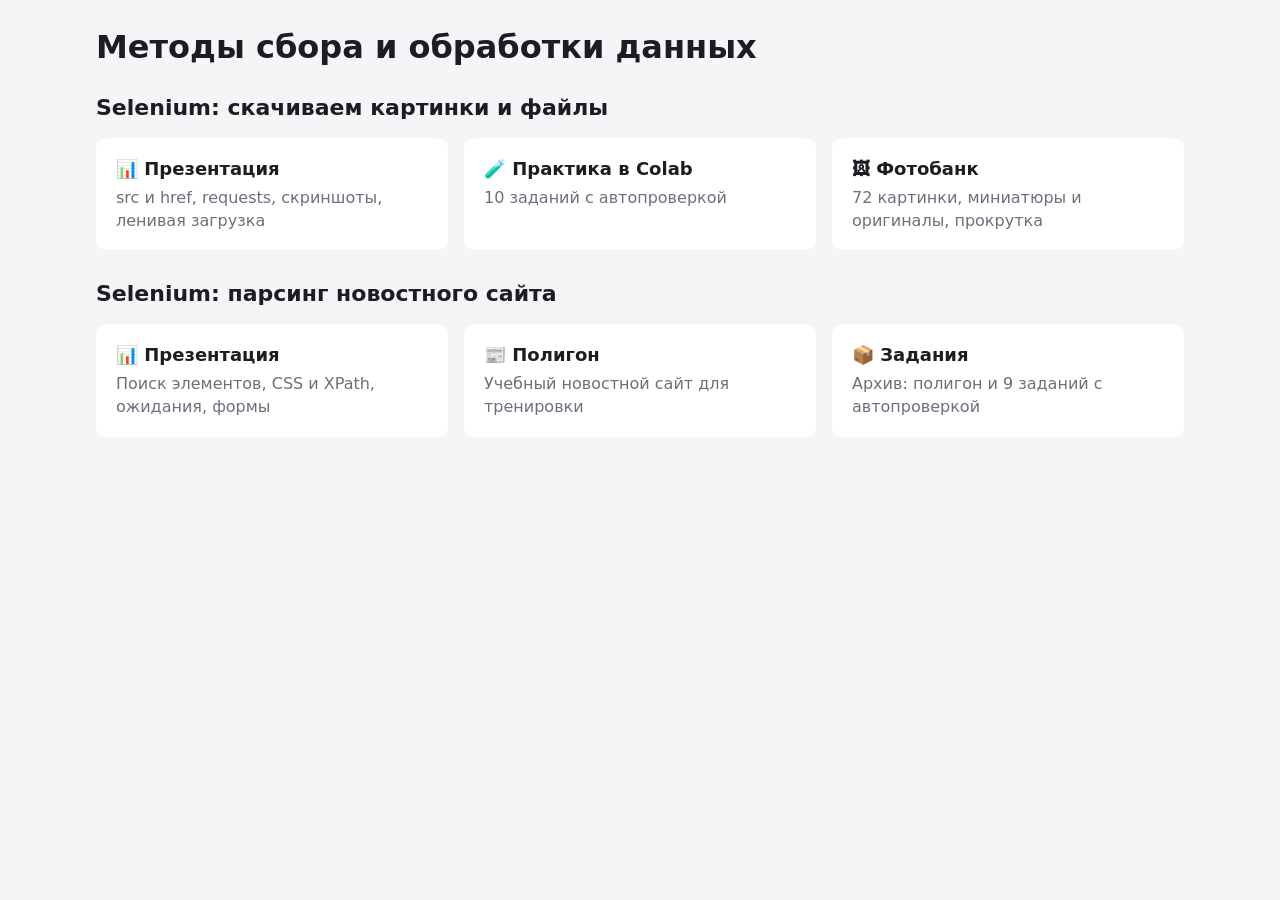
<file: index.html>
<!doctype html>
<html lang="ru">
<head>
<meta charset="utf-8">
<meta name="viewport" content="width=device-width, initial-scale=1">
<title>Методы сбора данных</title>
<link rel="stylesheet" href="polygon/assets/site.css">
<style>
  .links { display: grid; grid-template-columns: repeat(auto-fit, minmax(240px, 1fr)); gap: 16px; }
  .links a { display: block; background: var(--card); border-radius: 10px; padding: 18px 20px; }
  .links b { display: block; font-size: 18px; margin-bottom: 4px; }
  .links span { color: var(--muted); }
</style>
</head>
<body>
<main id="app">
  <h1>Методы сбора и обработки данных</h1>
  <h2 class="section-title">Selenium: скачиваем картинки и файлы</h2>
  <div class="links" style="margin-bottom:28px">
    <a href="selenium-03/slides.html"><b>📊 Презентация</b><span>src и href, requests, скриншоты, ленивая загрузка</span></a>
    <a href="https://colab.research.google.com/github/Scr1ptG/mso_data/blob/main/selenium-03/colab.ipynb"><b>🧪 Практика в Colab</b><span>10 заданий с автопроверкой</span></a>
    <a href="polygon/gallery.html"><b>🖼 Фотобанк</b><span>72 картинки, миниатюры и оригиналы, прокрутка</span></a>
  </div>
  <h2 class="section-title">Selenium: парсинг новостного сайта</h2>
  <div class="links">
    <a href="selenium-02/slides.html"><b>📊 Презентация</b><span>Поиск элементов, CSS и XPath, ожидания, формы</span></a>
    <a href="polygon/index.html"><b>📰 Полигон</b><span>Учебный новостной сайт для тренировки</span></a>
    <a href="selenium-02/selenium_praktika.zip"><b>📦 Задания</b><span>Архив: полигон и 9 заданий с автопроверкой</span></a>
  </div>
</main>
</body>
</html>
</file>
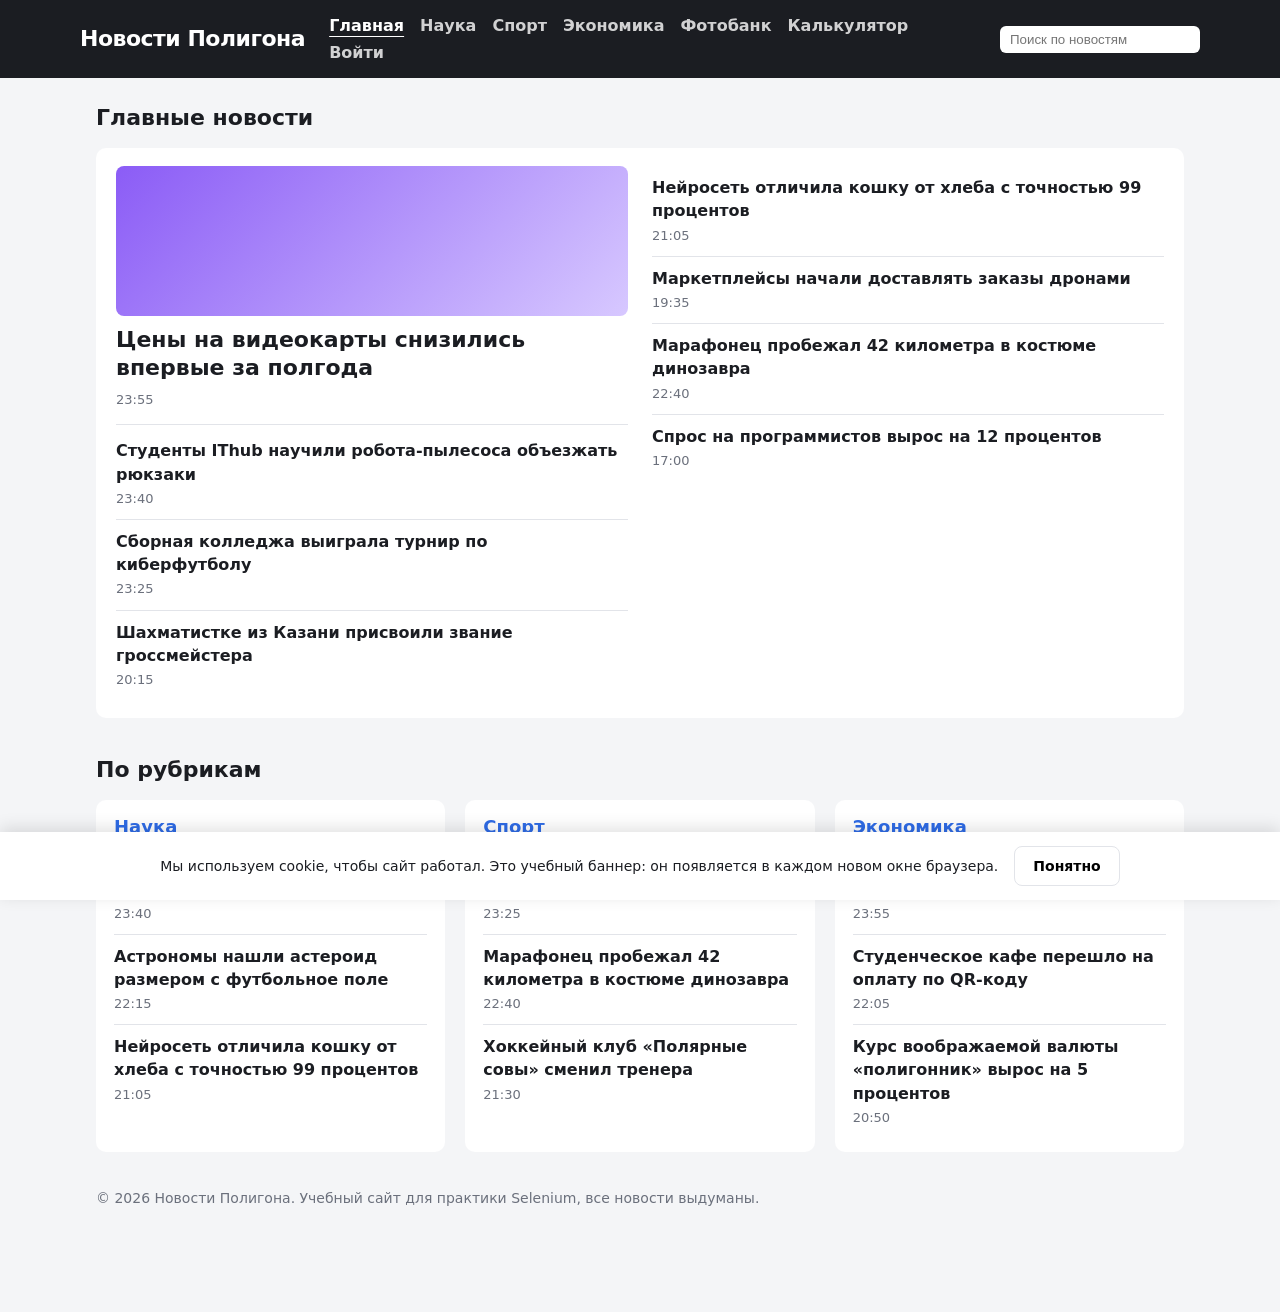
<file: polygon/index.html>
<!doctype html>
<html lang="ru">
<head>
<meta charset="utf-8">
<meta name="viewport" content="width=device-width, initial-scale=1">
<title>Новости Полигона</title>
<link rel="stylesheet" href="assets/site.css">
</head>
<body data-page="index">
<main id="app"></main>
<script src="assets/data.js"></script>
<script src="assets/site.js"></script>
</body>
</html>
</file>
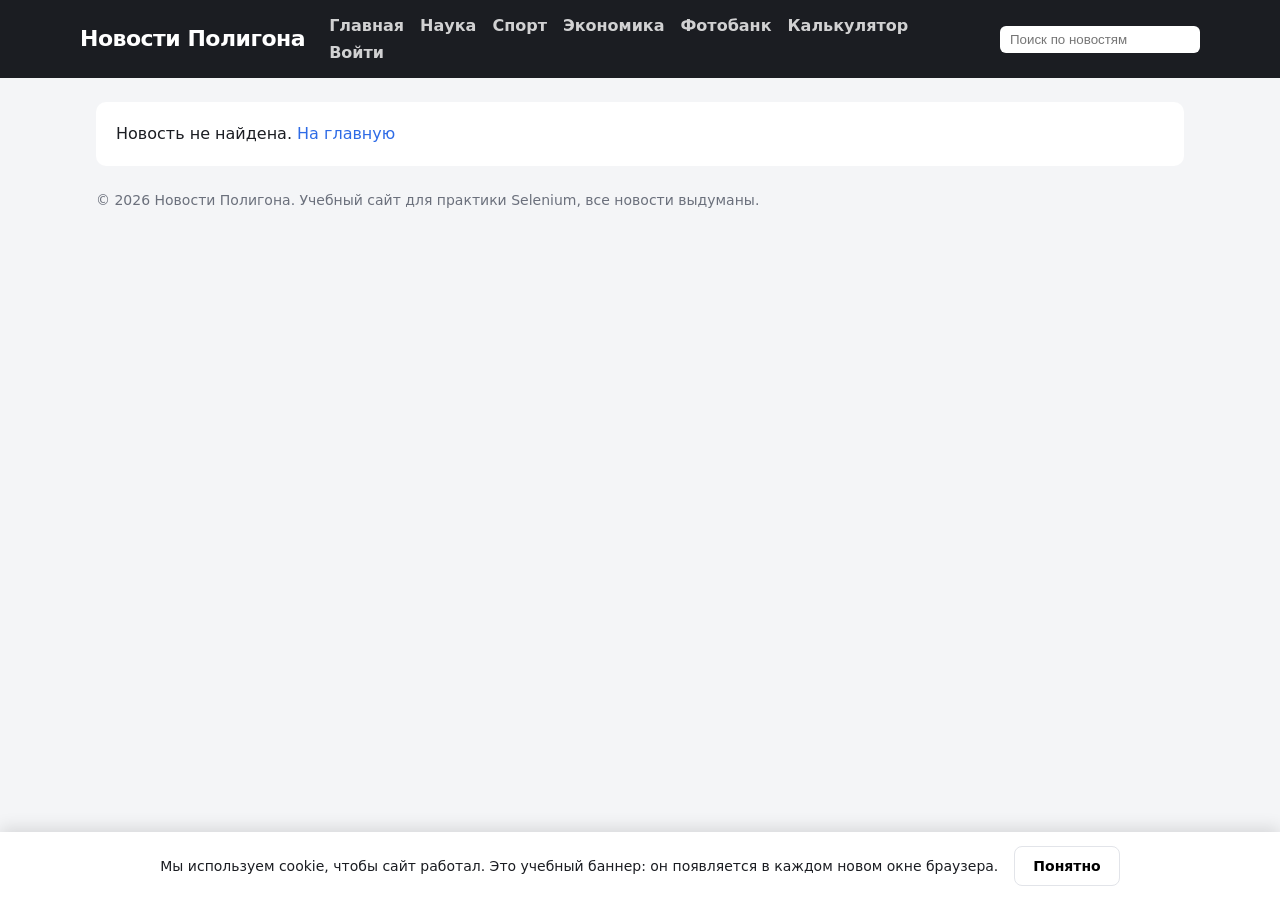
<file: polygon/article.html>
<!doctype html>
<html lang="ru">
<head>
<meta charset="utf-8">
<meta name="viewport" content="width=device-width, initial-scale=1">
<title>Новости Полигона</title>
<link rel="stylesheet" href="assets/site.css">
</head>
<body data-page="article">
<main id="app"></main>
<script src="assets/data.js"></script>
<script src="assets/site.js"></script>
</body>
</html>
</file>
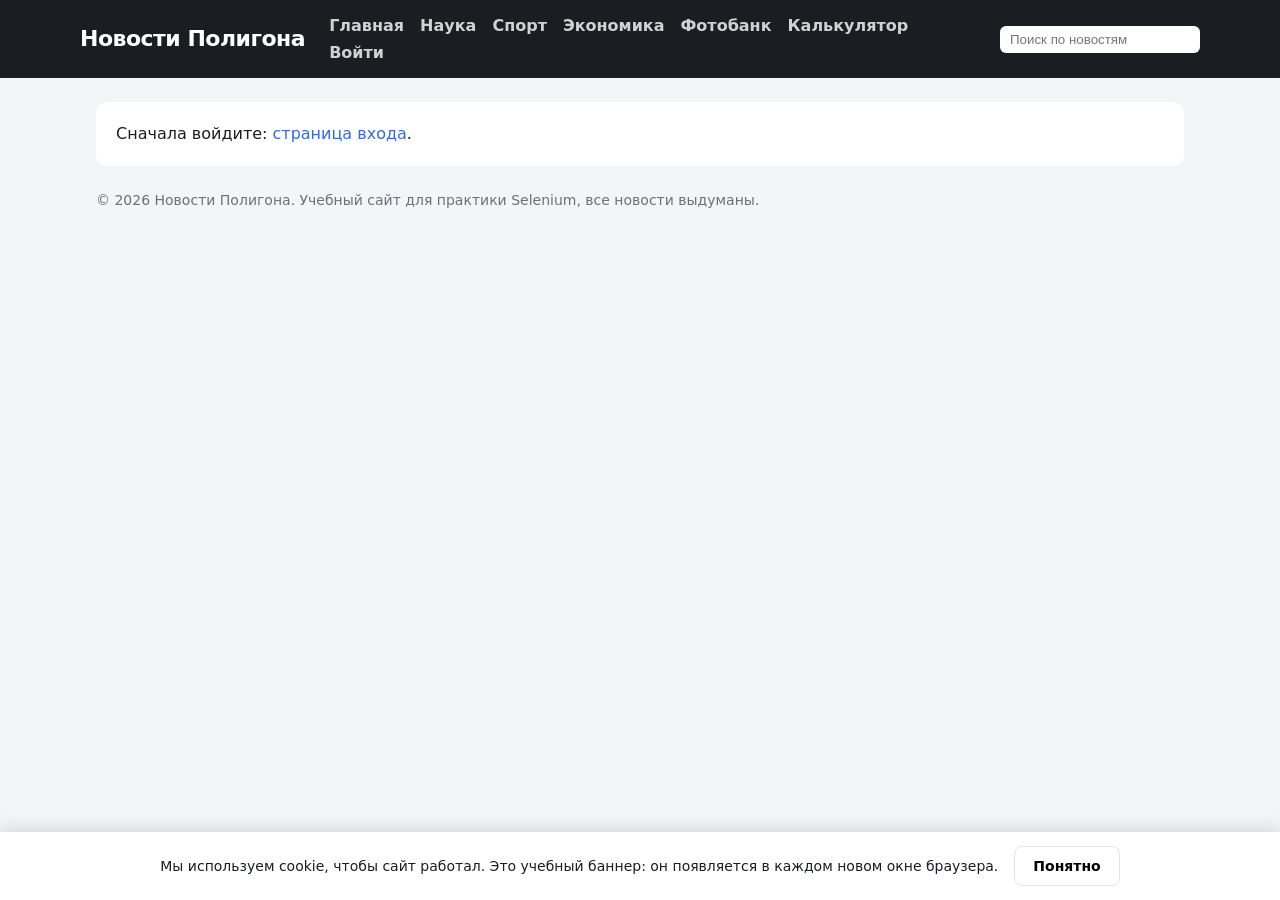
<file: polygon/cabinet.html>
<!doctype html>
<html lang="ru">
<head>
<meta charset="utf-8">
<meta name="viewport" content="width=device-width, initial-scale=1">
<title>Новости Полигона</title>
<link rel="stylesheet" href="assets/site.css">
</head>
<body data-page="cabinet">
<main id="app"></main>
<script src="assets/data.js"></script>
<script src="assets/site.js"></script>
</body>
</html>
</file>
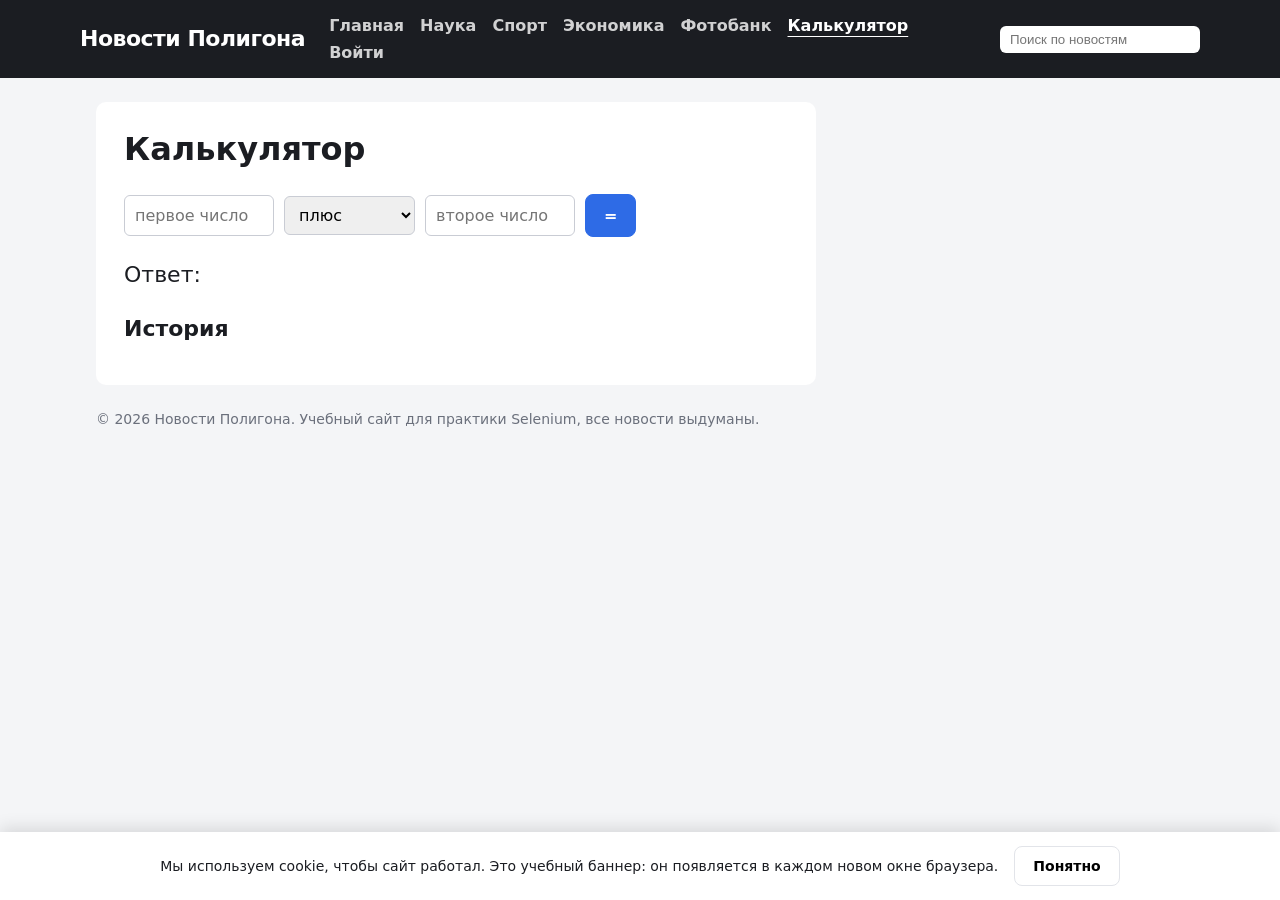
<file: polygon/calc.html>
<!doctype html>
<html lang="ru">
<head>
<meta charset="utf-8">
<meta name="viewport" content="width=device-width, initial-scale=1">
<title>Новости Полигона</title>
<link rel="stylesheet" href="assets/site.css">
</head>
<body data-page="calc">
<main id="app"></main>
<script src="assets/data.js"></script>
<script src="assets/site.js"></script>
</body>
</html>
</file>
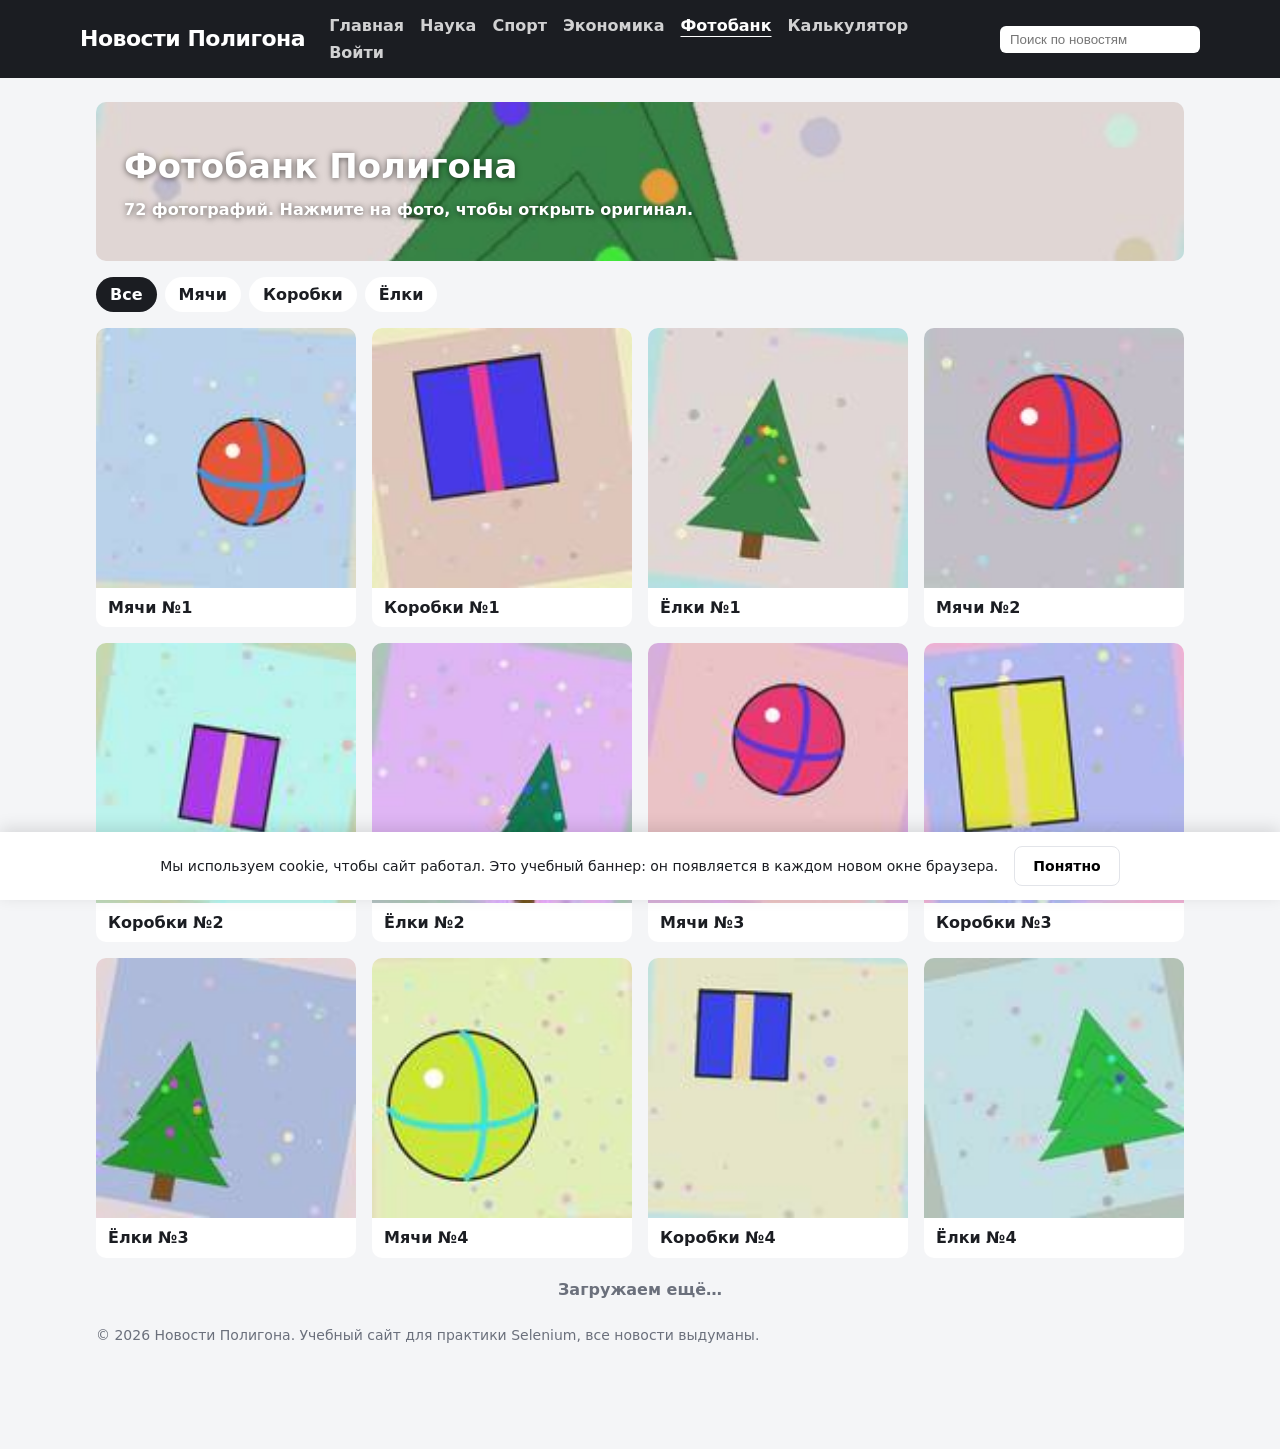
<file: polygon/gallery.html>
<!doctype html>
<html lang="ru">
<head>
<meta charset="utf-8">
<meta name="viewport" content="width=device-width, initial-scale=1">
<title>Новости Полигона</title>
<link rel="stylesheet" href="assets/site.css">
</head>
<body data-page="gallery">
<main id="app"></main>
<script src="assets/data.js"></script>
<script src="assets/photos.js"></script>
<script src="assets/site.js"></script>
</body>
</html>
</file>
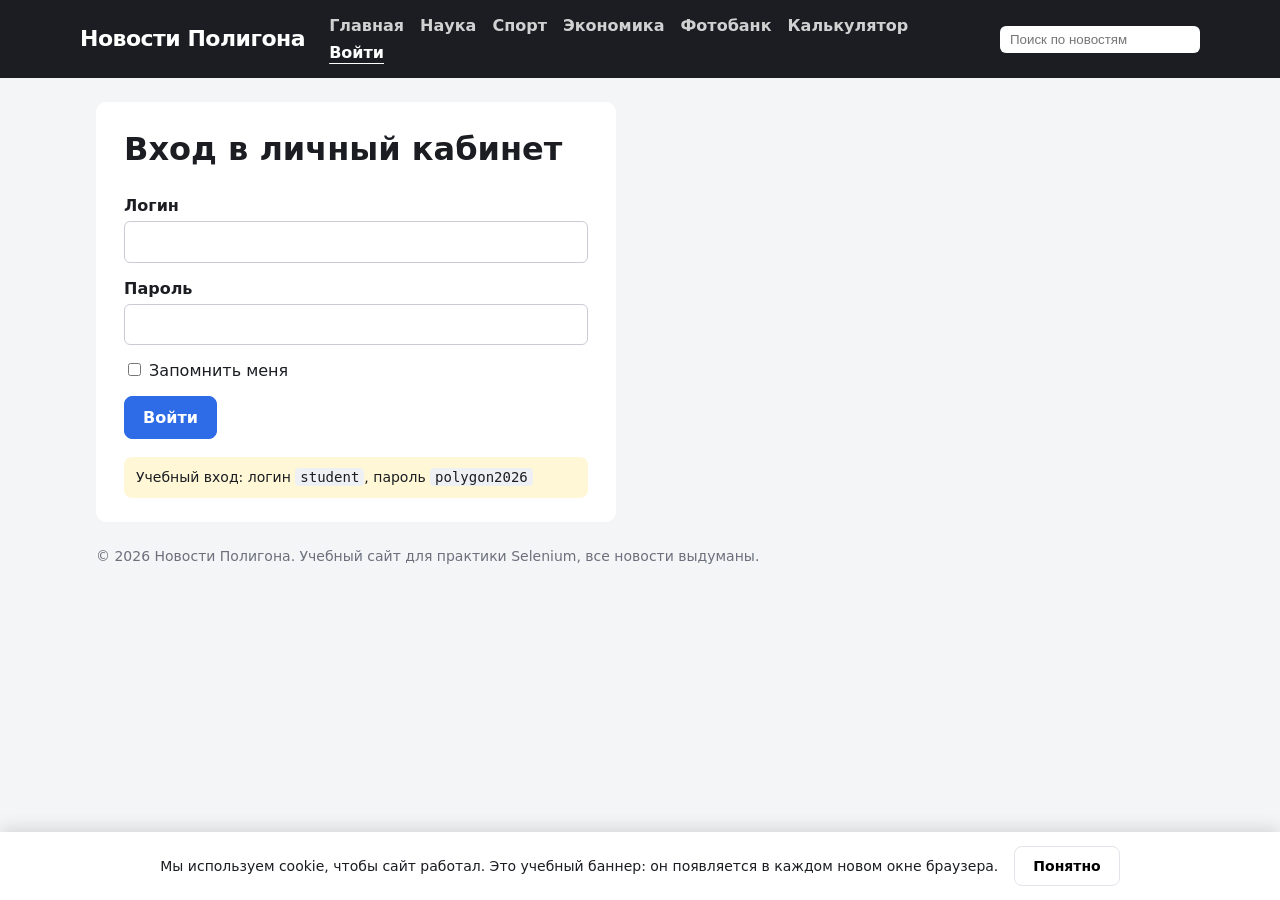
<file: polygon/login.html>
<!doctype html>
<html lang="ru">
<head>
<meta charset="utf-8">
<meta name="viewport" content="width=device-width, initial-scale=1">
<title>Новости Полигона</title>
<link rel="stylesheet" href="assets/site.css">
</head>
<body data-page="login">
<main id="app"></main>
<script src="assets/data.js"></script>
<script src="assets/site.js"></script>
</body>
</html>
</file>
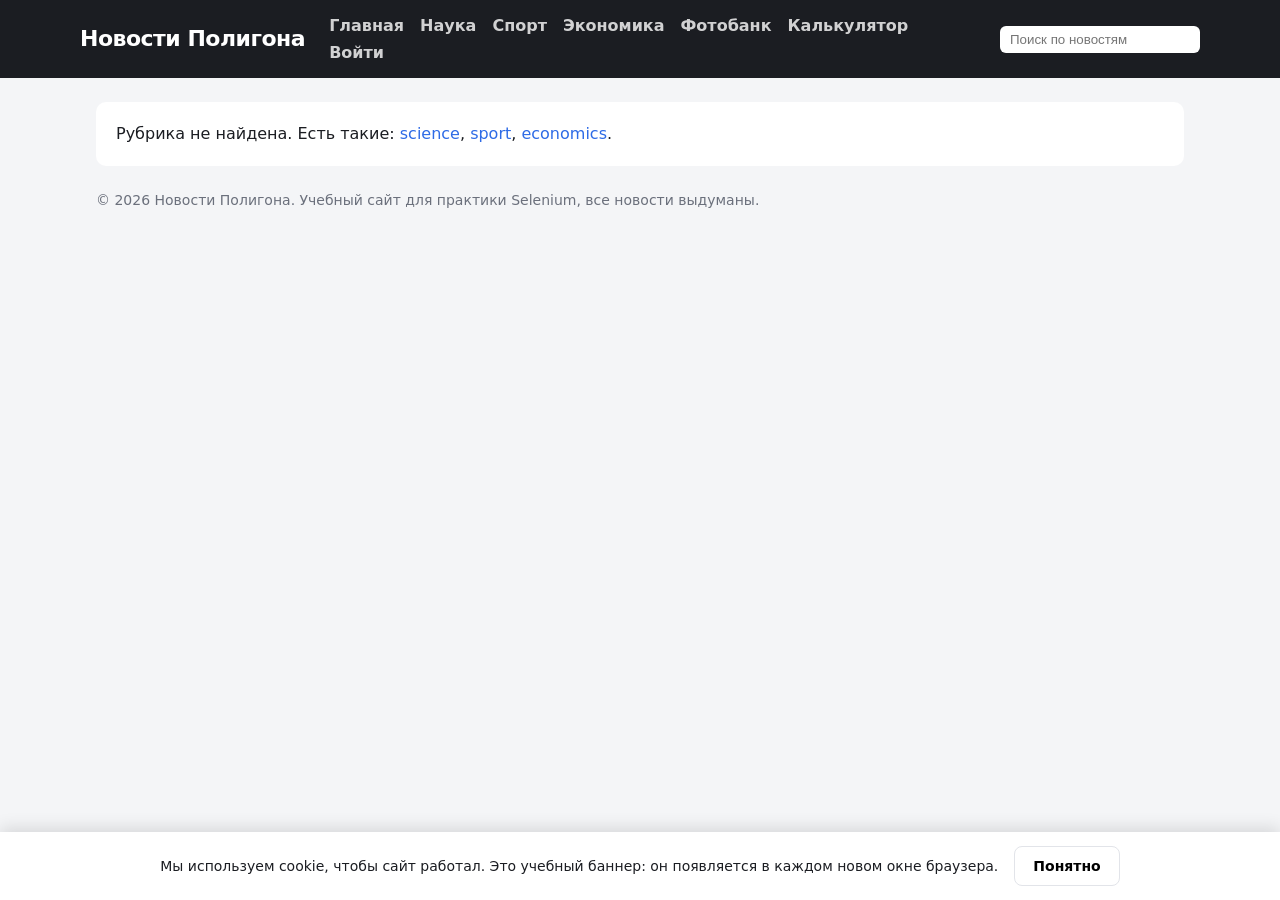
<file: polygon/rubric.html>
<!doctype html>
<html lang="ru">
<head>
<meta charset="utf-8">
<meta name="viewport" content="width=device-width, initial-scale=1">
<title>Новости Полигона</title>
<link rel="stylesheet" href="assets/site.css">
</head>
<body data-page="rubric">
<main id="app"></main>
<script src="assets/data.js"></script>
<script src="assets/site.js"></script>
</body>
</html>
</file>
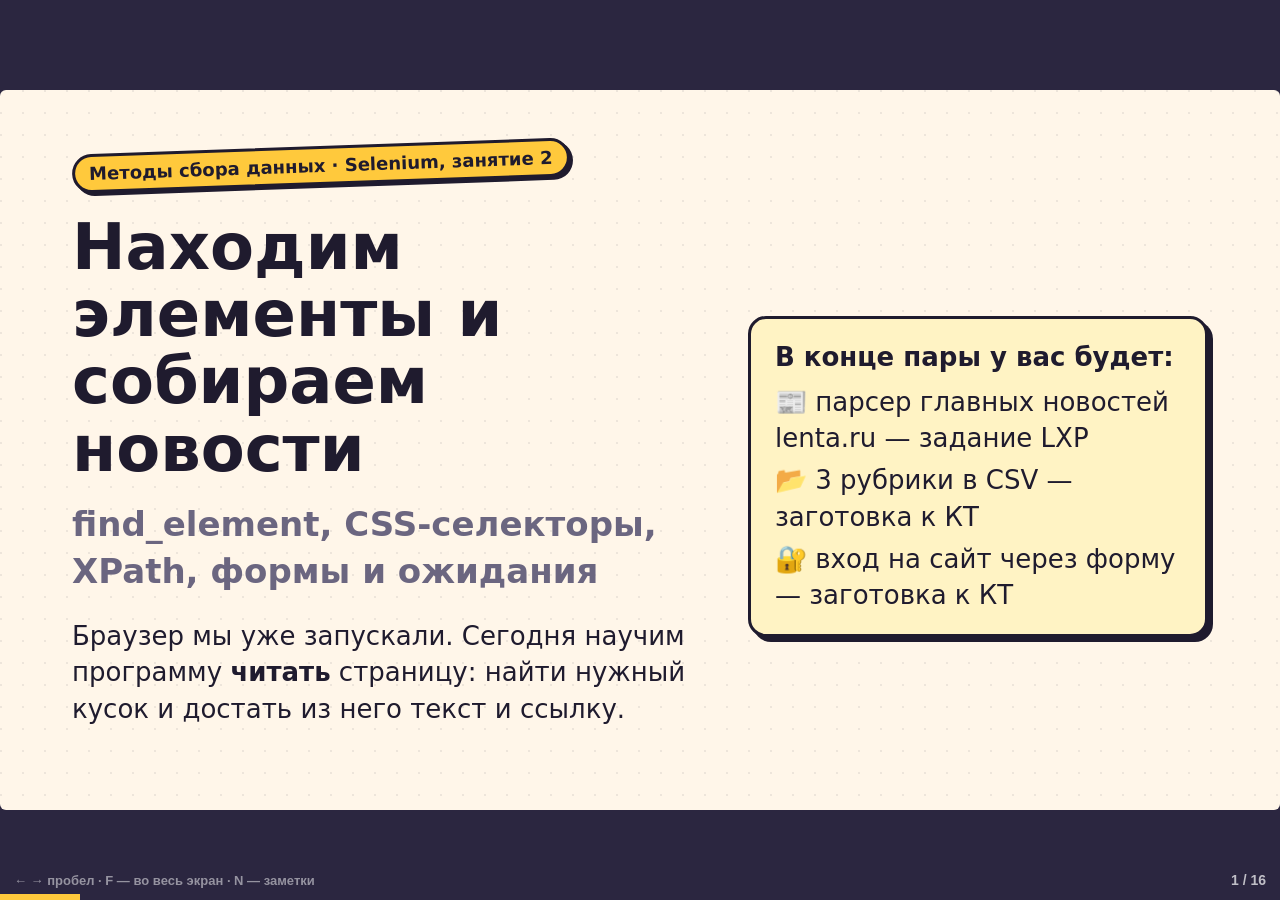
<file: selenium-02/slides.html>
<!doctype html>
<html lang="ru">
<head>
<meta charset="utf-8">
<meta name="viewport" content="width=device-width, initial-scale=1">
<title>Selenium · Парсим новости</title>
<link rel="stylesheet" href="../shared/slides.css">
<style>
  table.t { border-collapse: collapse; font-size: 21px; width: 100%; background: #fff; border: 3px solid var(--ink); border-radius: 14px; overflow: hidden; box-shadow: var(--sh); }
  table.t th, table.t td { padding: 8px 14px; border-bottom: 2px solid var(--soft); text-align: left; vertical-align: top; }
  table.t th { background: #fff3c4; }
  table.t td code { font-size: 19px; }
  .mockwrap { border: 3px solid var(--ink); border-radius: 14px; overflow: hidden; box-shadow: var(--sh); background: #fff; }
  .mockwrap iframe { border: 0; width: 100%; height: 100%; display: block; }
  .tree { font-family: var(--mono); font-size: 16px; line-height: 1.5; background: #1f1b2e; color: #f4f0ff; border: 3px solid var(--ink); border-radius: 14px; box-shadow: var(--sh); padding: 12px 14px; overflow: auto; }
  .tree div { white-space: pre; cursor: default; border-radius: 4px; padding: 0 4px; }
  .tree div.on { background: rgba(255, 201, 60, 0.35); }
  .tree .tg { color: #ff9ecf; } .tree .at { color: #8fc1ff; } .tree .vl { color: #ffe08a; } .tree .tx { color: #8ee6c1; }
  .sel-in { width: 100%; font-family: var(--mono); font-size: 24px; padding: 10px 14px; border: 3px solid var(--ink); border-radius: 12px; box-shadow: 3px 3px 0 var(--ink); }
  .chips { display: flex; flex-wrap: wrap; gap: 8px; margin: 12px 0; }
  .chip { font-family: var(--mono); font-size: 16px; padding: 4px 10px; border: 2px solid var(--ink); border-radius: 8px; background: #fff; cursor: pointer; }
  .chip:hover { background: var(--c); }
  .chip.x { background: #ece9ff; }
  .count { font-size: 30px; font-weight: 900; }
  .count.zero { color: var(--bad); }
  .flow { display: flex; align-items: center; gap: 10px; flex-wrap: wrap; }
  .flow .box { border: 3px solid var(--ink); border-radius: 14px; padding: 10px 14px; background: #fff; box-shadow: var(--sh); font-weight: 800; font-size: 20px; text-align: center; }
  .flow .box small { display: block; font-weight: 600; color: var(--muted); font-size: 15px; font-family: var(--mono); }
  .flow .arr { font-size: 28px; font-weight: 900; }
  .err { font-family: var(--mono); font-weight: 800; font-size: 19px; color: var(--bad); }
  .timeline { position: relative; height: 70px; border: 3px solid var(--ink); border-radius: 12px; background: #fff; box-shadow: var(--sh); margin: 6px 0 4px; overflow: hidden; }
  .timeline .seg { position: absolute; top: 0; bottom: 0; display: flex; align-items: center; justify-content: center; font-weight: 800; font-size: 16px; border-right: 2px dashed var(--ink); }
  .ok-row { display: flex; gap: 10px; align-items: baseline; }
  .num { display: inline-flex; width: 34px; height: 34px; border-radius: 50%; border: 3px solid var(--ink); background: var(--c); font-weight: 900; align-items: center; justify-content: center; font-size: 18px; flex: none; }
  ol.tasks { margin: 0; padding-left: 0; list-style: none; columns: 2; column-gap: 30px; }
  ol.tasks li { font-size: 21px; margin-bottom: 8px; break-inside: avoid; display: flex; gap: 10px; align-items: baseline; }
  kbd { font-family: var(--mono); font-size: 0.85em; border: 2px solid var(--ink); border-bottom-width: 4px; border-radius: 6px; padding: 0 6px; background: #fff; }
</style>
</head>
<body>
<div id="deck">

<!-- 1 -->
<section class="slide">
  <span class="kicker">Методы сбора данных · Selenium, занятие 2</span>
  <div class="cols wide-left grow" style="align-items:center">
    <div>
      <h1>Находим элементы и собираем новости</h1>
      <p class="big muted">find_element, CSS-селекторы, XPath, формы и ожидания</p>
      <p style="margin-top:22px">Браузер мы уже запускали. Сегодня научим программу <b>читать</b> страницу: найти нужный кусок и достать из него текст и ссылку.</p>
    </div>
    <div class="card y float" style="font-size:22px">
      <p style="margin:0 0 8px"><b>В конце пары у вас будет:</b></p>
      <p style="margin:0 0 6px">📰 парсер главных новостей lenta.ru — задание LXP</p>
      <p style="margin:0 0 6px">📂 3 рубрики в CSV — заготовка к КТ</p>
      <p style="margin:0">🔐 вход на сайт через форму — заготовка к КТ</p>
    </div>
  </div>
  <aside class="notes">Напомните прошлое занятие: запускали Chrome/Firefox, скрывали режим «управляется автоматически». Сегодня — что делать со страницей, когда она открылась.</aside>
</section>

<!-- 2 -->
<section class="slide" data-demo="tree">
  <span class="kicker">DOM</span>
  <h2>Страница — это дерево тегов</h2>
  <div class="cols grow" style="grid-template-columns: 1fr 1.1fr; min-height:0">
    <div class="mockwrap" style="height:400px"><iframe id="tree-frame" title="Мини-страница"></iframe></div>
    <div class="tree" id="tree" style="height:400px"></div>
  </div>
  <p style="font-size:21px;margin-top:14px">Наведите мышь на строку справа — подсветится элемент слева. Selenium видит именно это дерево, а не картинку.</p>
  <aside class="notes"><b>4 мин.</b> Покажите вложенность: карточка <code>a</code> внутри блока <code>topnews</code>, заголовок и время — внутри карточки. Слова «родитель», «потомок». Класс может быть не один: <code>class="card-mini _topnews"</code> — это два класса.</aside>
</section>

<!-- 3 -->
<section class="slide">
  <span class="kicker">Главный инструмент</span>
  <h2>Сначала F12, потом код</h2>
  <div class="cols">
    <div>
      <div class="ok-row step"><span class="num">1</span><p><kbd>F12</kbd> → вкладка <b>Elements</b>: код страницы деревом</p></div>
      <div class="ok-row step"><span class="num">2</span><p><kbd>Ctrl</kbd>+<kbd>Shift</kbd>+<kbd>C</kbd> и клик по новости — браузер покажет её тег</p></div>
      <div class="ok-row step"><span class="num">3</span><p><kbd>Ctrl</kbd>+<kbd>F</kbd> в Elements → вставить селектор. Справа счётчик: <b>«1 of 16»</b></p></div>
      <div class="ok-row step"><span class="num">4</span><p>Счётчик правильный — только теперь переносим селектор в Python</p></div>
    </div>
    <div class="card b step">
      <h3>Почему так</h3>
      <p style="font-size:22px">Запуск Selenium — 5–10 секунд. Проверка селектора в Ctrl+F — мгновенно. Десять попыток в браузере быстрее, чем две в коде.</p>
      <p style="font-size:22px;margin:0">Ещё способ — вкладка <b>Console</b>:<br><code>$$('.topnews a').length</code></p>
    </div>
  </div>
  <aside class="notes"><b>5 мин.</b> Покажите вживую на lenta.ru: Ctrl+Shift+C по новости, затем Ctrl+F «.topnews a._topnews» — счётчик. Это главный навык занятия, не торопитесь.</aside>
</section>

<!-- 4 -->
<section class="slide">
  <span class="kicker">Один или много</span>
  <h2>find_element и find_elements</h2>
  <table class="t">
    <tr><th></th><th><code>find_element</code></th><th><code>find_elements</code></th></tr>
    <tr><td>Возвращает</td><td>первый подходящий элемент</td><td><b>список</b> всех подходящих</td></tr>
    <tr><td>Ничего не нашёл</td><td><span class="err">NoSuchElementException</span></td><td>пустой список <code>[]</code>, без ошибки</td></tr>
    <tr><td>Когда нужен</td><td>логотип, поле логина, кнопка</td><td>карточки новостей, строки таблицы</td></tr>
  </table>
  <pre class="py" style="margin-top:22px">
logo = driver.find_element(By.ID, "logo")
cards = driver.find_elements(By.CLASS_NAME, "card-mini")
print(logo.text, len(cards))
</pre>
  <aside class="notes"><b>3 мин.</b> Частая ошибка: <code>find_elements(...).text</code> — у списка нет .text, нужен цикл.</aside>
</section>

<!-- 5 -->
<section class="slide">
  <span class="kicker">By</span>
  <h2>Способы искать</h2>
  <table class="t">
    <tr><th>By.</th><th>Пример</th><th>Найдёт</th></tr>
    <tr><td><code>ID</code></td><td><code>"logo"</code></td><td><code>&lt;a id="logo"&gt;</code></td></tr>
    <tr><td><code>NAME</code></td><td><code>"login"</code></td><td><code>&lt;input name="login"&gt;</code> — поля форм</td></tr>
    <tr><td><code>CLASS_NAME</code></td><td><code>"topnews"</code></td><td>элемент с этим классом (<b>один</b> класс, без точки)</td></tr>
    <tr><td><code>TAG_NAME</code></td><td><code>"time"</code></td><td><code>&lt;time&gt;</code></td></tr>
    <tr><td><code>LINK_TEXT</code></td><td><code>"Спорт"</code></td><td><code>&lt;a&gt;Спорт&lt;/a&gt;</code></td></tr>
    <tr><td><code>CSS_SELECTOR</code> ⭐</td><td><code>".topnews a._topnews"</code></td><td>что угодно, коротко</td></tr>
    <tr><td><code>XPATH</code></td><td><code>'//a[text()="Спорт"]'</code></td><td>что угодно, умеет искать по тексту</td></tr>
  </table>
  <aside class="notes"><b>3 мин.</b> Ловушка: <code>By.CLASS_NAME, "card-mini _topnews"</code> с пробелом не работает — это два класса. Для двух классов CSS: <code>.card-mini._topnews</code>. Импорт: <code>from selenium.webdriver.common.by import By</code>.</aside>
</section>

<!-- 6 -->
<section class="slide">
  <span class="kicker">CSS-селекторы</span>
  <h2>Шпаргалка: 7 правил хватит на всё</h2>
  <table class="t">
    <tr><th>Селектор</th><th>Значит</th></tr>
    <tr><td><code>time</code></td><td>все теги <code>&lt;time&gt;</code></td></tr>
    <tr><td><code>.card-mini</code></td><td>класс <code>card-mini</code> (точка = класс)</td></tr>
    <tr><td><code>#logo</code></td><td>id <code>logo</code> (решётка = id)</td></tr>
    <tr><td><code>a._topnews</code></td><td>тег <code>a</code> <b>и</b> класс <code>_topnews</code> (без пробела = одновременно)</td></tr>
    <tr><td><code>.topnews a</code></td><td><code>a</code> <b>где-то внутри</b> <code>.topnews</code> (пробел = внутри)</td></tr>
    <tr><td><code>.card-big__title, .card-mini__title</code></td><td>то <b>или</b> другое (запятая = или)</td></tr>
    <tr><td><code>[name="login"]</code></td><td>по любому атрибуту</td></tr>
  </table>
  <aside class="notes"><b>3 мин.</b> Самое важное — разница «пробел» и «без пробела». <code>a._topnews</code> — один элемент с двумя признаками; <code>a ._topnews</code> — внутри a.</aside>
</section>

<!-- 7 -->
<section class="slide" data-demo="trainer">
  <span class="kicker">Тренажёр</span>
  <h2 style="margin-bottom:14px">Сколько найдёт селектор?</h2>
  <div class="cols grow" style="grid-template-columns: 1fr 1fr; min-height:0">
    <div>
      <input class="sel-in" id="sel-in" type="text" value=".topnews a" spellcheck="false" autocomplete="off">
      <div class="chips" id="chips"></div>
      <p>Нашлось: <span class="count" id="sel-n">0</span></p>
      <p class="muted" style="font-size:19px" id="sel-msg">CSS или XPath (начинается с <code>/</code>). Попробуйте угадать число до нажатия.</p>
    </div>
    <div class="mockwrap" style="height:470px"><iframe id="sel-frame" title="Мини-страница"></iframe></div>
  </div>
  <aside class="notes"><b>6 мин.</b> Игра: показываете селектор, группа угадывает число, потом кликаете по фишке. Особенно: <code>.card-mini</code> (5 — вместе с рубрикой) против <code>.topnews .card-mini</code> (3). Затем <code>.card-big__title, .card-mini__title</code>. Пусть студенты сами предложат селектор для «всех времён в главных».</aside>
</section>

<!-- 8 -->
<section class="slide">
  <span class="kicker">XPath</span>
  <h2 style="margin-bottom:16px">XPath: когда нужно искать по тексту</h2>
  <table class="t" style="font-size:20px">
    <tr><td><code>//time</code></td><td>все time на странице</td><td><code>//a[@id="logo"]</code></td><td>a с id = logo</td></tr>
    <tr><td><code>//h2[text()="Главные новости"]</code></td><td>текст <b>ровно</b> такой</td><td><code>//a[contains(text(), "Спорт")]</code></td><td>текст <b>содержит</b></td></tr>
    <tr><td><code>//div[contains(@class, "topnews")]</code></td><td>класс содержит</td><td><code>(//time)[1]</code></td><td>первый найденный</td></tr>
  </table>
  <div class="card r" style="margin-top:22px">
    <h3>Ловушка с точкой</h3>
    <div class="cols" style="grid-template-columns:auto 1fr;gap:24px;align-items:center">
      <pre class="py sm">
card.find_element(By.XPATH, "//time")   # первое time на ВСЕЙ странице #!
card.find_element(By.XPATH, ".//time")  # time внутри card
</pre>
      <p style="font-size:21px;margin:0"><code>//</code> ищет от корня страницы, даже если вызвали у карточки. Внутри карточки — <b><code>.//</code></b>. В CSS такой проблемы нет.</p>
    </div>
  </div>
  <aside class="notes"><b>4 мин.</b> Эта ловушка даёт «у всех новостей одинаковое время» — покажите, это запомнится. В старой презентации есть ещё starts-with, last(), position() — для справки.</aside>
</section>

<!-- 9 -->
<section class="slide">
  <span class="kicker">Главная схема</span>
  <h2>Группа → каждая новость в группе</h2>
  <div class="flow" style="margin-bottom:22px">
    <div class="box">driver<small>вся страница</small></div><span class="arr">→</span>
    <div class="box" style="background:#fff3c4">group<small>.topnews</small></div><span class="arr">→</span>
    <div class="box" style="background:#e3eeff">cards<small>a._topnews × 8</small></div><span class="arr">→</span>
    <div class="box" style="background:#dff7ea">ссылка · заголовок · время</div>
  </div>
  <pre class="py">
group = driver.find_element(By.CLASS_NAME, "topnews")
cards = group.find_elements(By.CSS_SELECTOR, "a._topnews")     # ищем ВНУТРИ group #!
news = []
for card in cards:
    link = card.get_attribute("href")                          # атрибут самой карточки
    title = card.find_element(By.CSS_SELECTOR, ".card-big__title, .card-mini__title").text
    time = card.find_element(By.TAG_NAME, "time").text
    news.append({"link": link, "title": title, "time": time})
</pre>
  <aside class="notes"><b>5 мин.</b> Разберите построчно. Почему не <code>driver.find_elements(".card-mini")</code>: на странице есть ещё карточки рубрик — получим лишнее. Это и есть «нахождение группы новостей + каждой новости в этой группе» из задания LXP.</aside>
</section>

<!-- 10 -->
<section class="slide">
  <span class="kicker">Что достать</span>
  <h2>Текст, атрибут, тег внутри</h2>
  <div class="cols c3">
    <div class="card y"><h3><code>.text</code></h3><p style="font-size:21px;margin:0">Видимый текст элемента и всех его потомков. Скрытый элемент даст пустую строку.</p></div>
    <div class="card b"><h3><code>.get_attribute("href")</code></h3><p style="font-size:21px;margin:0">Значение атрибута. Для <code>href</code> Selenium сразу отдаёт <b>полную</b> ссылку: <code>/news/…</code> → <code>https://lenta.ru/news/…</code></p></div>
    <div class="card g"><h3><code>el.find_element(...)</code></h3><p style="font-size:21px;margin:0">Поиск внутри элемента. Так берём заголовок и время из одной карточки, а не из всей страницы.</p></div>
  </div>
  <div class="card p" style="margin-top:24px"><p style="font-size:22px;margin:0">Если <code>.text</code> пустой, а в F12 текст есть — элемент скрыт или ещё не загрузился. Попробуйте <code>get_attribute("textContent")</code> или подождите (слайд 12).</p></div>
  <aside class="notes"><b>2 мин.</b></aside>
</section>

<!-- 11 -->
<section class="slide">
  <span class="kicker">Задание LXP · lenta.ru</span>
  <h2>На настоящем сайте — то же самое</h2>
  <div class="cols">
    <div>
      <p>Разметку главных новостей полигона мы скопировали с lenta.ru. Код из задания 4 почти подойдёт.</p>
      <p class="step"><b>Проверьте сами в F12:</b> как называется блок, какой общий класс у карточек, где заголовок и время.</p>
      <p class="step">Часть ссылок ведёт на другие сайты (moslenta.ru, lenta.news). Это нормально.</p>
    </div>
    <div class="card y step">
      <h3>Если «вчера работало, сегодня нет»</h3>
      <p style="font-size:21px">Сайт поменял классы. Код не виноват: открываем F12 и ищем заново.</p>
      <p style="font-size:21px;margin:0">Поэтому сначала тренируемся на <b>полигоне</b>: он не меняется, а проверки показывают ✅/❌.</p>
    </div>
  </div>
  <aside class="notes"><b>2 мин.</b> Не диктуйте селекторы lenta — пусть найдут сами через Ctrl+F (решение у вас в teacher/mso-selenium/solutions/task05_lenta.py, проверено 28.10.2026: .topnews, a._topnews, 16 карточек).</aside>
</section>

<!-- 12 -->
<section class="slide" data-demo="wait">
  <span class="kicker">Ожидания</span>
  <h2>Кнопка «Показать ещё» и WebDriverWait</h2>
  <div class="timeline" id="tl">
    <div class="seg" style="left:0;width:8%;background:#ffe5e5">click</div>
    <div class="seg" style="left:8%;width:42%;background:#fff3c4">сайт грузит новости… (1,5 с)</div>
    <div class="seg" style="left:50%;width:50%;background:#dff7ea">12 карточек</div>
  </div>
  <div class="cols" style="margin-top:18px;grid-template-columns:0.72fr 1.28fr;gap:24px">
    <div>
      <p style="font-size:22px"><b>Без ожидания:</b> считаем сразу после click — <b>6</b> карточек вместо 12.</p>
      <p style="font-size:22px"><b>time.sleep(3)</b> — работает, но ждёт 3 с всегда. А если сеть медленная и нужно 4?</p>
      <p style="font-size:22px"><b>WebDriverWait</b> — проверяет условие каждые полсекунды и идёт дальше, как только оно выполнилось.</p>
    </div>
    <pre class="py sm">
from selenium.webdriver.support.ui import WebDriverWait
from selenium.webdriver.support import expected_conditions as EC

wait = WebDriverWait(driver, 10)   # ждать не дольше 10 с
driver.find_element(By.ID, "loadmore").click()
wait.until(EC.invisibility_of_element_located(
    (By.ID, "loadmore")))           # двойные скобки! #!
</pre>
  </div>
  <aside class="notes"><b>4 мин.</b> Двойные скобки — частая ошибка: условию передаётся кортеж (By, "селектор"). Другие условия: visibility_of_element_located, element_to_be_clickable, presence_of_all_elements_located.</aside>
</section>

<!-- 13 -->
<section class="slide">
  <span class="kicker">Формы</span>
  <h2>Напечатать, выбрать, нажать</h2>
  <div class="cols">
    <pre class="py sm">
from selenium.webdriver.support.ui import Select

field = driver.find_element(By.NAME, "login")
field.clear()                    # очистить
field.send_keys("student")       # напечатать
driver.find_element(By.ID, "submit").click()

# выпадающий список &lt;select&gt;
op = Select(driver.find_element(By.ID, "op"))
op.select_by_visible_text("умножить")
op.select_by_value("mul")
op.select_by_index(2)
</pre>
    <div>
      <div class="card r"><p style="font-size:21px;margin:0">В старой презентации пример с <code>Select</code> написан на <b>Java</b> (<code>new Select(el)</code>, <code>selectByValue</code>). В Python так, как слева.</p></div>
      <div class="card g" style="margin-top:18px"><h3>Для КТ «авторизация»</h3><p style="font-size:21px;margin:0">Пароль не пишем в коде: <code>getpass.getpass()</code>. Аккаунт — тестовый, не основной. Сначала полигон (задание 8), потом настоящий сайт.</p></div>
    </div>
  </div>
  <aside class="notes"><b>4 мин.</b> На многих сайтах вход защищён капчей или подтверждением по SMS — это нормально, выбирайте сайт попроще (или учебный стенд, например the-internet.herokuapp.com/login).</aside>
</section>

<!-- 14 -->
<section class="slide">
  <span class="kicker">Ошибки</span>
  <h2>Ошибка — это подсказка</h2>
  <table class="t">
    <tr><th>Ошибка</th><th>Что случилось</th><th>Что делать</th></tr>
    <tr><td class="err">NoSuchElementException</td><td>селектор не нашёл элемент</td><td>проверить в F12 Ctrl+F; подождать загрузку</td></tr>
    <tr><td class="err">InvalidSelectorException</td><td>опечатка в селекторе</td><td>скобки, кавычки, точка в CLASS_NAME</td></tr>
    <tr><td class="err">TimeoutException</td><td>WebDriverWait не дождался</td><td>условие неверное или элемент так и не появился</td></tr>
    <tr><td class="err">ElementClickIntercepted…</td><td>кнопку закрывает баннер</td><td>сначала закрыть баннер cookie</td></tr>
    <tr><td class="err">StaleElementReference…</td><td>ушли со страницы, элемент «протух»</td><td>сохранять строки (ссылки), а не элементы</td></tr>
    <tr><td class="err">'list' object has no attribute 'text'</td><td>взяли .text у find_elements</td><td>цикл <code>for</code> по списку</td></tr>
  </table>
  <aside class="notes"><b>3 мин.</b> Научите читать последнюю строку трейсбэка — там название ошибки.</aside>
</section>

<!-- 15 -->
<section class="slide">
  <span class="kicker">Вежливый парсинг</span>
  <h2>Правила, чтобы не забанили</h2>
  <div class="cols">
    <div>
      <p>⏱ <b>Пауза</b> между страницами: <code>time.sleep(0.5–1)</code>. 30 студентов без пауз — это маленькая DDoS-атака.</p>
      <p>🤖 <b>robots.txt</b>: <code>lenta.ru/robots.txt</code> — что сайт просит не обходить.</p>
      <p>🔐 <b>Только свои аккаунты</b> и только тестовые для учёбы.</p>
    </div>
    <div>
      <p>🙅 <b>Персональные данные</b> (телефоны, профили людей) не собираем: это закон о персональных данных.</p>
      <p>📦 Есть <b>API</b>? Берите API: быстрее и честнее, чем Selenium.</p>
      <p>🧪 Отлаживаем на <b>полигоне</b>, на настоящий сайт идём с готовым кодом.</p>
    </div>
  </div>
  <aside class="notes"><b>2 мин.</b></aside>
</section>

<!-- 16 -->
<section class="slide">
  <span class="kicker">Практика</span>
  <h2>9 заданий с автопроверкой ✅ / ❌</h2>
  <ol class="tasks">
    <li><span class="num">1</span>Открыть полигон, title</li>
    <li><span class="num">2</span>Один элемент — 5 способов By</li>
    <li><span class="num">3</span>find_elements и поиск внутри блока</li>
    <li><span class="num">4</span>Главные новости полигона</li>
    <li><span class="num" style="background:#ff8fb1">5</span><b>lenta.ru — сдать в LXP</b></li>
    <li><span class="num">6</span>3 рубрики + «Показать ещё» → CSV</li>
    <li><span class="num">7</span>Калькулятор: send_keys, Select</li>
    <li><span class="num">8</span>Вход на сайт, секретный код</li>
    <li><span class="num">9</span>Бонус: зайти в каждую новость</li>
  </ol>
  <div class="card y" style="margin-top:16px">
    <p style="font-size:21px;margin:0">Папка <code>selenium-02/practice</code>: открыть <code>taskNN_….py</code>, заменить <code>...</code> своим кодом, запустить. Полигон открывается <b>без интернета</b> — он лежит в папке <code>polygon</code>.<br>Задания 6 и 8 — это почти готовые КТ: «три раздела новостей» и «авторизация».</p>
  </div>
  <aside class="notes">Сильным — сразу 4→5→6. Слабым — 1→2→3→4→5, остальное дома. Все проверки идут прямо в консоли.</aside>
</section>

</div>
<script src="../shared/slides.js"></script>
<script>
// Мини-страница для демо: та же разметка, что у полигона и lenta.ru
const MOCK = `<!doctype html><html><head><meta charset="utf-8"><style>
body{font:15px/1.4 "Segoe UI",sans-serif;margin:0;color:#1b1d22;background:#f4f5f7}
header{background:#1b1d22;color:#fff;padding:8px 12px;display:flex;gap:14px;align-items:center}
#logo{font-weight:900;color:#fff;text-decoration:none}
nav a{color:#ddd;margin-right:8px;text-decoration:none}
h2{font-size:16px;margin:10px 12px 6px}
.topnews,.rubric{background:#fff;margin:0 12px 10px;padding:6px 12px;border-radius:8px}
a{color:inherit;text-decoration:none}
.card-big,.card-mini{display:block;padding:6px 0;border-bottom:1px solid #e2e4e9}
.card-big__title{margin:0 0 2px;font-size:17px}
.card-mini__title{display:block;font-weight:600}
time{color:#6b707c;font-size:12px}
footer{margin:0 12px;color:#6b707c;font-size:12px}
.hl{outline:3px solid #ff6b6b !important;outline-offset:1px;background:rgba(255,201,60,.35) !important}
</style></head><body>
<header><a id="logo" href="/">Новости Полигона</a><nav><a class="menu__link" href="/science">Наука</a><a class="menu__link" href="/sport">Спорт</a></nav></header>
<h2>Главные новости</h2>
<div class="topnews">
<a class="card-big _topnews" href="/news/301"><h3 class="card-big__title">Цены на видеокарты снизились</h3><time>23:55</time></a>
<a class="card-mini _topnews" href="/news/101"><span class="card-mini__title">Робот научился объезжать рюкзаки</span><time>23:40</time></a>
<a class="card-mini _topnews" href="/news/201"><span class="card-mini__title">Победа в киберфутболе</span><time>23:25</time></a>
<a class="card-mini _topnews" href="/news/204"><span class="card-mini__title">Новый гроссмейстер из Казани</span><time>20:15</time></a>
</div>
<h2>Наука</h2>
<div class="rubric">
<a class="card-mini _rubric" href="/news/112"><span class="card-mini__title">В пруду поселились бобры</span><time>08:40</time></a>
<a class="card-mini _rubric" href="/news/111"><span class="card-mini__title">Мост с 3D-принтера</span><time>10:05</time></a>
</div>
<footer><p class="copyright">© 2026 Учебный сайт</p></footer>
</body></html>`;

function loadMock(frame) {
  return new Promise(res => {
    if (frame.dataset.ready) return res(frame.contentDocument);
    frame.onload = () => { frame.dataset.ready = 1; res(frame.contentDocument); };
    frame.srcdoc = MOCK;
  });
}

Deck.demos.tree = () => {
  const frame = document.getElementById('tree-frame'), box = document.getElementById('tree');
  loadMock(frame).then(doc => {
    if (box.dataset.ready) return;
    box.dataset.ready = 1;
    const e = s => s.replace(/[&<>]/g, c => ({ '&': '&amp;', '<': '&lt;', '>': '&gt;' }[c]));
    const lines = [];
    (function walk(el, depth) {
      const attrs = [...el.attributes].filter(a => ['id', 'class', 'href'].includes(a.name))
        .map(a => ` <span class="at">${a.name}</span>=<span class="vl">"${e(a.value)}"</span>`).join('');
      const kids = [...el.children];
      const own = kids.length ? '' : e(el.textContent.trim()).slice(0, 28);
      lines.push({ el, html: `${'  '.repeat(depth)}<span class="tg">&lt;${el.tagName.toLowerCase()}</span>${attrs}<span class="tg">&gt;</span>${own ? `<span class="tx">${own}</span>` : ''}` });
      kids.forEach(k => walk(k, depth + 1));
    })(doc.body, 0);
    lines.forEach(l => {
      const d = document.createElement('div');
      d.innerHTML = l.html;
      d.onmouseenter = () => { l.el.classList.add('hl'); d.classList.add('on'); l.el.scrollIntoView({ block: 'nearest' }); };
      d.onmouseleave = () => { l.el.classList.remove('hl'); d.classList.remove('on'); };
      box.appendChild(d);
    });
  });
};

Deck.demos.trainer = () => {
  const frame = document.getElementById('sel-frame'), inp = document.getElementById('sel-in');
  const out = document.getElementById('sel-n'), msg = document.getElementById('sel-msg'), chips = document.getElementById('chips');
  const PRESETS = ['a', '.card-mini', '.topnews .card-mini', '.topnews a', 'a._topnews', '.card-big__title, .card-mini__title', '.topnews time', '#logo', '[href="/sport"]', '//h2', '//a[text()="Спорт"]', '//span[contains(@class, "title")]'];
  if (!chips.childElementCount) {
    PRESETS.forEach(p => {
      const b = document.createElement('button');
      b.className = 'chip' + (p.startsWith('/') ? ' x' : '');
      b.textContent = p;
      b.onclick = () => { inp.value = p; run(); };
      chips.appendChild(b);
    });
  }
  let doc = null;
  function run() {
    if (!doc) return;
    doc.querySelectorAll('.hl').forEach(el => el.classList.remove('hl'));
    const q = inp.value.trim();
    let found = [];
    try {
      if (!q) throw new Error('пусто');
      if (q.startsWith('/') || q.startsWith('(') || q.startsWith('.//')) {
        const r = doc.evaluate(q, doc, null, XPathResult.ORDERED_NODE_SNAPSHOT_TYPE, null);
        for (let i = 0; i < r.snapshotLength; i++) found.push(r.snapshotItem(i));
        msg.textContent = 'XPath';
      } else {
        found = [...doc.querySelectorAll(q)];
        msg.textContent = 'CSS-селектор';
      }
    } catch (err) {
      msg.textContent = q ? 'Ошибка в селекторе — Selenium выдал бы InvalidSelectorException' : 'Введите селектор';
      out.textContent = '—';
      out.classList.add('zero');
      return;
    }
    found.forEach(el => el.nodeType === 1 && el.classList.add('hl'));
    out.textContent = found.length;
    out.classList.toggle('zero', found.length === 0);
    if (!found.length) msg.textContent += ': ничего не нашлось — в Selenium это NoSuchElementException (или [] у find_elements)';
  }
  inp.oninput = run;
  loadMock(frame).then(d => { doc = d; run(); });
};

Deck.demos.wait = () => {
  const segs = document.querySelectorAll('#tl .seg');
  segs.forEach(s => { s.style.opacity = 0.15; });
  let i = 0;
  const id = setInterval(() => {
    if (i < segs.length) segs[i++].style.opacity = 1;
    else { segs.forEach(s => { s.style.opacity = 0.15; }); i = 0; }
  }, 900);
  return () => clearInterval(id);
};
</script>
</body>
</html>
</file>
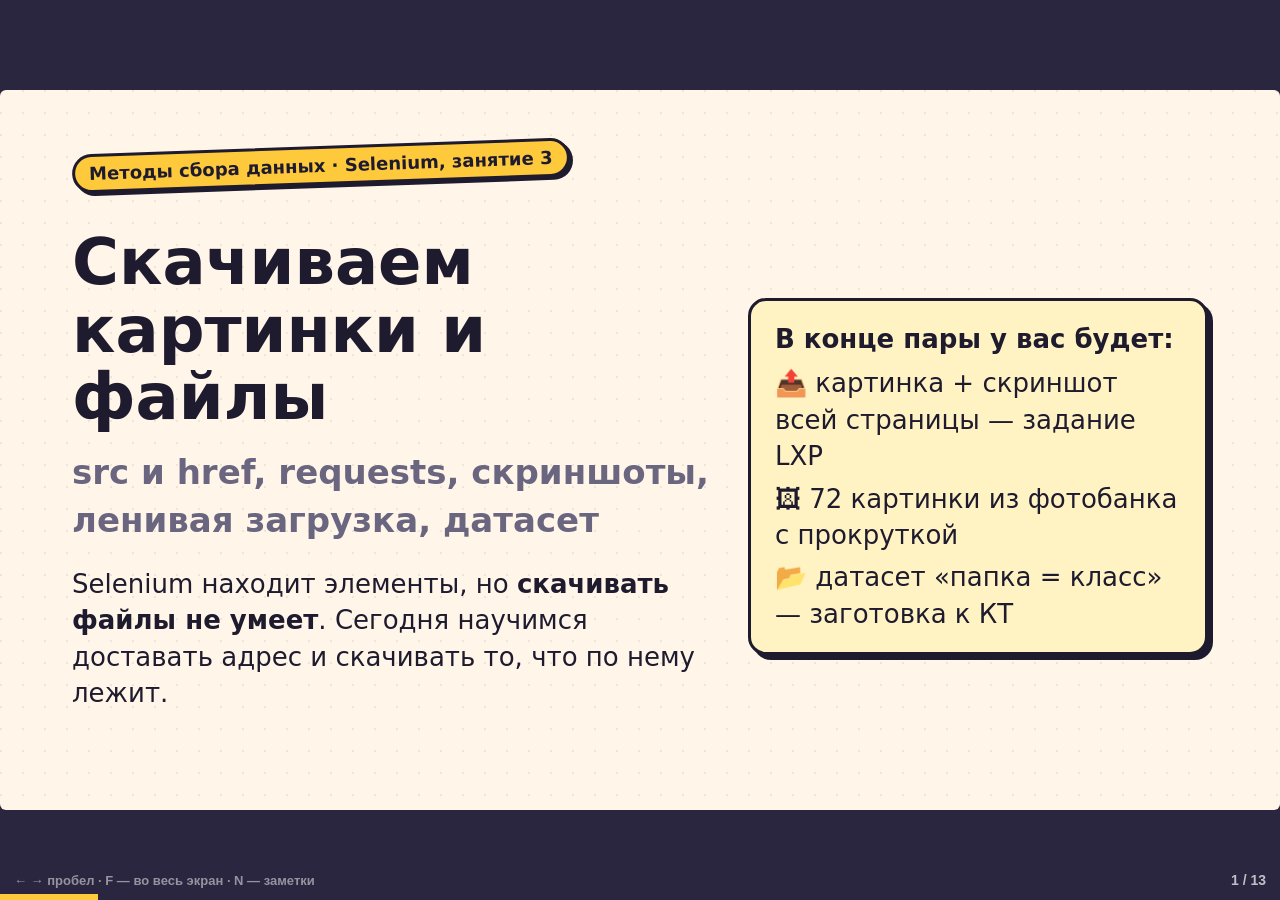
<file: selenium-03/slides.html>
<!doctype html>
<html lang="ru">
<head>
<meta charset="utf-8">
<meta name="viewport" content="width=device-width, initial-scale=1">
<title>Selenium · Картинки и файлы</title>
<link rel="stylesheet" href="../shared/slides.css">
<style>
  table.t { border-collapse: collapse; font-size: 21px; width: 100%; background: #fff; border: 3px solid var(--ink); border-radius: 14px; overflow: hidden; box-shadow: var(--sh); }
  table.t th, table.t td { padding: 8px 14px; border-bottom: 2px solid var(--soft); text-align: left; vertical-align: top; }
  table.t th { background: #fff3c4; }
  .flow { display: flex; align-items: center; gap: 14px; flex-wrap: wrap; justify-content: center; margin: 10px 0 26px; }
  .flow .box { border: 3px solid var(--ink); border-radius: 16px; padding: 14px 18px; background: #fff; box-shadow: var(--sh); font-weight: 900; font-size: 24px; text-align: center; min-width: 200px; }
  .flow .box small { display: block; font-weight: 600; color: var(--muted); font-size: 17px; font-family: var(--mono); margin-top: 4px; }
  .flow .arr { font-size: 34px; font-weight: 900; }
  .err { font-family: var(--mono); font-weight: 800; color: var(--bad); }
  .pic { border: 3px solid var(--ink); border-radius: 14px; box-shadow: var(--sh); display: block; background: #fff; margin: 0 auto; }
  .cap { font-weight: 800; font-size: 20px; margin-top: 10px; text-align: center; }
  .cap small { display: block; font-weight: 600; color: var(--muted); font-family: var(--mono); font-size: 16px; }
  .num { display: inline-flex; width: 34px; height: 34px; border-radius: 50%; border: 3px solid var(--ink); background: var(--c); font-weight: 900; align-items: center; justify-content: center; font-size: 18px; flex: none; }
  ol.tasks { margin: 0; padding-left: 0; list-style: none; columns: 2; column-gap: 30px; }
  ol.tasks li { font-size: 21px; margin-bottom: 8px; break-inside: avoid; display: flex; gap: 10px; align-items: baseline; }
  .lazy { display: grid; grid-template-columns: repeat(4, 1fr); gap: 12px; }
  .lazy .tile { border: 3px solid var(--ink); border-radius: 12px; background: #fff; padding: 6px; font-family: var(--mono); font-size: 14px; text-align: center; }
  .lazy .ph { height: 88px; border-radius: 8px; background: #e2e4e9 center / cover no-repeat; margin-bottom: 4px; }
  .lazy .tile.viewport { outline: 4px dashed var(--a); outline-offset: 3px; }
</style>
</head>
<body>
<div id="deck">

<!-- 1 -->
<section class="slide">
  <span class="kicker">Методы сбора данных · Selenium, занятие 3</span>
  <div class="cols wide-left grow" style="align-items:center">
    <div>
      <h1>Скачиваем картинки и файлы</h1>
      <p class="big muted">src и href, requests, скриншоты, ленивая загрузка, датасет</p>
      <p style="margin-top:22px">Selenium находит элементы, но <b>скачивать файлы не умеет</b>. Сегодня научимся доставать адрес и скачивать то, что по нему лежит.</p>
    </div>
    <div class="card y float" style="font-size:22px">
      <p style="margin:0 0 8px"><b>В конце пары у вас будет:</b></p>
      <p style="margin:0 0 6px">📤 картинка + скриншот всей страницы — задание LXP</p>
      <p style="margin:0 0 6px">🖼 72 картинки из фотобанка с прокруткой</p>
      <p style="margin:0">📂 датасет «папка = класс» — заготовка к КТ</p>
    </div>
  </div>
  <aside class="notes">КТ после этой темы — картинки с Яндекса и нейросеть, которая их различает. Сегодня собираем весь инструмент для первой части КТ.</aside>
</section>

<!-- 2 -->
<section class="slide">
  <span class="kicker">Алгоритм</span>
  <h2>Всегда три шага</h2>
  <div class="flow">
    <div class="box">1. Найти элемент<small>find_element</small></div><span class="arr">→</span>
    <div class="box" style="background:#fff3c4">2. Достать адрес<small>src / href</small></div><span class="arr">→</span>
    <div class="box" style="background:#dff7ea">3. Скачать<small>requests.get</small></div>
  </div>
  <pre class="py">
img = driver.find_element(By.TAG_NAME, "img")         # 1
src = img.get_attribute("src")                         # 2: сразу полный адрес
response = requests.get(src)                           # 3
with open("cat.jpg", "wb") as f:
    f.write(response.content)
</pre>
  <aside class="notes"><b>3 мин.</b> Selenium — «глаза», requests — «руки». Selenium нужен, чтобы найти адрес на странице, которую рисует JavaScript; само скачивание — обычный HTTP-запрос, как в теме про requests.</aside>
</section>

<!-- 3 -->
<section class="slide">
  <span class="kicker">Шаг 2</span>
  <h2>Где лежит адрес файла</h2>
  <table class="t">
    <tr><th>Что на странице</th><th>Адрес здесь</th><th>Как достать</th></tr>
    <tr><td>картинка <code>&lt;img&gt;</code></td><td><code>src</code></td><td><code>img.get_attribute("src")</code></td></tr>
    <tr><td>ссылка на файл, PDF, оригинал фото</td><td><code>href</code></td><td><code>a.get_attribute("href")</code></td></tr>
    <tr><td>картинка ещё не загрузилась</td><td><code>data-src</code></td><td><code>get_attribute("data-src")</code> + <code>urljoin</code></td></tr>
    <tr><td>картинка разных размеров</td><td><code>srcset</code></td><td>«адрес ширина, адрес ширина» — последний крупнее</td></tr>
    <tr><td>фон блока</td><td>CSS <code>background-image</code></td><td><code>el.value_of_css_property("background-image")</code></td></tr>
  </table>
  <p style="font-size:21px;margin-top:16px"><code>src</code> и <code>href</code> Selenium отдаёт <b>полными</b>. <code>data-*</code> — как в коде: <code>photos/thumb/ball_01.jpg</code>. Полный адрес: <code>urljoin(driver.current_url, адрес)</code>.</p>
  <aside class="notes"><b>3 мин.</b> На Яндекс.Картинках встретятся почти все варианты сразу — поэтому всегда сначала F12.</aside>
</section>

<!-- 4 -->
<section class="slide">
  <span class="kicker">Шаг 3</span>
  <h2>requests: байты, а не текст</h2>
  <div class="cols">
    <pre class="py sm">
response = requests.get(src)
print(response.status_code)              # 200?
print(response.headers["Content-Type"])  # image/jpeg

with open("cat.jpg", "wb") as f:   # w + b = байты #!
    f.write(response.content)      # .content #!
</pre>
    <div>
      <table class="t" style="font-size:19px">
        <tr><th>Код</th><th>Значит</th></tr>
        <tr><td>200</td><td>всё хорошо</td></tr>
        <tr><td>403</td><td>не пускают — нужен User-Agent / cookies</td></tr>
        <tr><td>404</td><td>нет такого файла — проверьте адрес</td></tr>
      </table>
      <div class="card r" style="margin-top:16px"><p style="font-size:20px;margin:0"><code>.text</code> и режим <code>"w"</code> испортят картинку: файл создастся, но не откроется.</p></div>
    </div>
  </div>
  <aside class="notes"><b>3 мин.</b> В старой презентации <code>urllib.urlretrieve</code> — это Python 2. В Python 3: <code>urllib.request.urlretrieve(src, "cat.jpg")</code>, но requests удобнее и понадобится для cookies.</aside>
</section>

<!-- 5 -->
<section class="slide">
  <span class="kicker">Ловушка №1</span>
  <h2>Тестовая страница открылась пустой?</h2>
  <div class="cols">
    <div>
      <p>Новый Chrome (157+) сам меняет <code>http://</code> на <code>https://</code>. У <code>ithub.role.ru</code> https нет — и Selenium получает <b>пустую страницу</b>: картинки не находятся, <span class="err">NoSuchElementException</span>.</p>
      <p style="font-size:21px">Глазами в обычном браузере всё видно — поэтому ошибка такая непонятная.</p>
    </div>
    <div>
      <pre class="py sm">
options = webdriver.ChromeOptions()
options.add_argument(
  "--disable-features=HttpsUpgrades,"
  "HttpsFirstBalancedModeAutoEnable")   #!
driver = webdriver.Chrome(options=options)
</pre>
      <p style="font-size:20px;margin-top:14px">В ноутбуке это уже сделано в <b>⚙️ Подготовке</b>. Firefox: <code>options.set_preference("dom.security.https_first", False)</code></p>
    </div>
  </div>
  <aside class="notes"><b>2 мин.</b> Проверено 12.11.2026 на Chrome 157: без флага <code>page_source</code> — 39 символов (пустой html), с флагом — вся страница. Если у студента «на сайте нет img» — первым делом это.</aside>
</section>

<!-- 6 -->
<section class="slide">
  <span class="kicker">Скриншоты</span>
  <h2>Три вида скриншотов</h2>
  <table class="t">
    <tr><th>Что</th><th>Код</th><th>Получится</th></tr>
    <tr><td>видимая часть</td><td><code>driver.save_screenshot("a.png")</code></td><td>только то, что влезло в окно</td></tr>
    <tr><td>один элемент</td><td><code>img.screenshot("a.png")</code></td><td>как картинку <b>видно</b> на странице</td></tr>
    <tr><td>вся страница</td><td>окно на всю высоту → <code>save_screenshot</code></td><td>страница целиком</td></tr>
  </table>
  <pre class="py sm" style="margin-top:18px">
height = driver.execute_script("return document.documentElement.scrollHeight")
driver.set_window_size(1280, height + 200)    # +200: в размер окна входит рамка браузера #!
driver.save_screenshot("page.png")
</pre>
  <aside class="notes"><b>3 мин.</b> Без +200 нижние ~150 px страницы обрезаются — проверка в ноутбуке это ловит. Растягивать окно так можно в Chrome без окна (headless) — в Colab так и есть. В Firefox есть готовый <code>driver.get_full_page_screenshot_as_file()</code>.</aside>
</section>

<!-- 7 -->
<section class="slide">
  <span class="kicker">Скриншот ≠ оригинал</span>
  <h2>Миниатюра или оригинал</h2>
  <div class="cols" style="align-items:end">
    <div>
      <img class="pic" src="../polygon/photos/thumb/ball_01.jpg" width="320" height="320" alt="Миниатюра, растянутая до размера оригинала">
      <p class="cap">миниатюра, растянутая<small>thumb · 128×128 · 4 КБ</small></p>
    </div>
    <div>
      <img class="pic" src="../polygon/photos/full/ball_01.jpg" width="320" height="320" alt="Оригинал">
      <p class="cap">оригинал<small>full · 512×512 · 20 КБ</small></p>
    </div>
  </div>
  <p style="font-size:21px;margin-top:6px">В выдаче поиска картинок в <code>&lt;img&gt;</code> — миниатюра. Оригинал — <b>по ссылке</b> карточки. Для нейросети нужны оригиналы.</p>
  <aside class="notes"><b>2 мин.</b> Скриншот элемента — тоже «миниатюра»: размер как на экране, плюс рамка. Поэтому в теме и сказано: «в Selenium нет простого способа загрузки изображений в оригинальном качестве» — оригинал берём по адресу.</aside>
</section>

<!-- 8 -->
<section class="slide" data-demo="lazy">
  <span class="kicker">Ленивая загрузка</span>
  <h2>Картинку грузят, когда её видно</h2>
  <div class="cols" style="grid-template-columns:1.1fr 1fr">
    <div>
      <div class="lazy" id="lazy"></div>
      <p class="muted" style="font-size:18px;margin-top:10px">Красная рамка — то, что сейчас на экране. Ниже — ещё заглушки.</p>
    </div>
    <div>
      <pre class="py sm">
&lt;img src="placeholder.svg"
     data-src="photos/thumb/ball_01.jpg"&gt;
</pre>
      <p style="font-size:21px;margin-top:14px">Пока карточку не видно — в <code>src</code> заглушка. Браузер подставит <code>data-src</code> в <code>src</code>, когда карточка окажется на экране.</p>
      <div class="card y"><p style="font-size:20px;margin:0">Быстро прокрутили вниз — часть картинок осталась заглушками. Берите <code>href</code> или <code>data-src</code>, а не <code>src</code>.</p></div>
    </div>
  </div>
  <aside class="notes"><b>3 мин.</b> На полигоне после прыжка вниз у 4–8 картинок из 72 в src остаётся placeholder.svg — задание 8 это показывает.</aside>
</section>

<!-- 9 -->
<section class="slide">
  <span class="kicker">Бесконечная прокрутка</span>
  <h2>Листаем, пока число растёт</h2>
  <pre class="py sm">
before = 0
while True:
    driver.execute_script("window.scrollTo(0, document.documentElement.scrollHeight)")
    time.sleep(1.5)                  # новые карточки идут по сети
    now = len(driver.find_elements(By.CSS_SELECTOR, ".gallery a.photo"))
    if now == before:                # не выросло — конец #!
        break
    before = now
</pre>
  <div class="cols" style="margin-top:20px">
    <p style="font-size:22px">Надписи «это всё» на большинстве сайтов нет. Универсальный признак конца — <b>число карточек перестало расти</b>.</p>
    <p style="font-size:22px">Для Яндекса добавьте ограничение: <code>if now &gt;= 100: break</code> — иначе листать можно очень долго.</p>
  </div>
  <aside class="notes"><b>3 мин.</b> sleep тут оправдан: ждём неизвестно сколько карточек. Можно и WebDriverWait с лямбдой «число больше before», но тогда конец ловится через TimeoutException — сложнее для группы.</aside>
</section>

<!-- 10 -->
<section class="slide">
  <span class="kicker">К КТ</span>
  <h2>Датасет: папка = класс</h2>
  <div class="cols">
    <pre class="py sm">
dataset/
├── ball/   ball_01.jpg … ball_24.jpg
├── box/    box_01.jpg  … box_24.jpg
└── tree/   tree_01.jpg … tree_24.jpg
</pre>
    <div>
      <p style="font-size:22px">КТ: спарсить картинки нескольких классов с <b>images.yandex.ru</b> и обучить нейросеть их различать.</p>
      <p style="font-size:22px">Нейросети читают датасет именно так: имя папки — это ответ. Сегодня собираем такой из фотобанка, в КТ — из Яндекса.</p>
    </div>
  </div>
  <pre class="py sm" style="margin-top:18px">
os.makedirs(f"dataset/{cls}", exist_ok=True)
with open(f"dataset/{cls}/{name}", "wb") as f:
    f.write(requests.get(url).content)
time.sleep(0.1)          # вежливость: не 72 запроса за секунду
</pre>
  <aside class="notes"><b>2 мин.</b> Ноутбук нейросети уже есть в теме КТ (ссылка на Colab в LXP). Ему нужна как раз такая структура папок.</aside>
</section>

<!-- 11 -->
<section class="slide">
  <span class="kicker">Когда не пускают</span>
  <h2>403: представиться браузером</h2>
  <div class="cols">
    <div>
      <p style="font-size:21px">Браузер присылает свой <b>User-Agent</b> и <b>cookies</b>. requests — <code>python-requests/2.x</code> без cookies. Некоторые сайты такому отвечают 403.</p>
      <pre class="py sm">
s = requests.Session()
s.headers["User-Agent"] = driver.execute_script(
    "return navigator.userAgent")
for c in driver.get_cookies():
    s.cookies.set(c["name"], c["value"])
s.get(url)          # вместо requests.get
</pre>
    </div>
    <div class="card g">
      <h3>Или пусть качает сам браузер</h3>
      <p style="font-size:20px">JavaScript <code>fetch</code> внутри страницы → байты в base64 → Python. Браузер сам приложит свои cookies.</p>
      <p style="font-size:20px;margin:0">Это бонус-задание 10 в ноутбуке.</p>
    </div>
  </div>
  <aside class="notes"><b>3 мин.</b> Это и есть подсказки из темы КТ: «получение cookies из Selenium», «подстановка имени браузера в requests». pyAutoGUI и прокси из старой презентации в Colab не работают — там нет экрана.</aside>
</section>

<!-- 12 -->
<section class="slide">
  <span class="kicker">Ошибки</span>
  <h2>Что пошло не так</h2>
  <table class="t">
    <tr><th>Симптом</th><th>Причина</th></tr>
    <tr><td>нет <code>img</code>, <code>page_source</code> почти пустой</td><td>Chrome сменил http на https — флаг <code>--disable-features</code></td></tr>
    <tr><td>файл .jpg не открывается</td><td>записали <code>.text</code> или режим <code>"w"</code>; или скачали HTML вместо картинки</td></tr>
    <tr><td>в датасете <code>placeholder.svg</code></td><td>брали <code>src</code> у незагруженных картинок</td></tr>
    <tr><td>картинок 12 вместо 72</td><td>не долистали страницу</td></tr>
    <tr><td>скриншот «всей страницы» обрезан</td><td>забыли <code>+ 200</code> на рамку окна</td></tr>
    <tr><td><span class="err">403 Forbidden</span></td><td>сайт не пускает requests — User-Agent / cookies</td></tr>
  </table>
  <aside class="notes"><b>2 мин.</b></aside>
</section>

<!-- 13 -->
<section class="slide">
  <span class="kicker">Практика</span>
  <h2>10 заданий в Colab</h2>
  <ol class="tasks">
    <li><span class="num">1</span>Адрес картинки: src</li>
    <li><span class="num" style="background:#ff8fb1">2</span><b>Скачать картинку — LXP</b></li>
    <li><span class="num">3</span>Скриншот элемента</li>
    <li><span class="num" style="background:#ff8fb1">4</span><b>Скриншот всей страницы — LXP</b></li>
    <li><span class="num">5</span>Скачать PDF</li>
    <li><span class="num">6</span>Сохранить страницу</li>
    <li><span class="num">7</span>Миниатюра или оригинал</li>
    <li><span class="num">8</span>Прокрутка: все 72 ссылки</li>
    <li><span class="num">9</span>Датасет по папкам — к КТ</li>
    <li><span class="num">10</span>Бонус: скачать через браузер</li>
  </ol>
  <div class="card y" style="margin-top:14px"><p style="font-size:21px;margin:0">Сдать в LXP: <code>cat.jpg</code>, <code>page.png</code> и ссылку на свою копию ноутбука.</p></div>
  <aside class="notes">Слабым — 1–4 (это и есть LXP), сильным — до 9. Задание 9 пригодится всем на КТ.</aside>
</section>

</div>
<script src="../shared/slides.js"></script>
<script>
// Ленивая загрузка: «экран» спускается по рядам, картинки появляются только в видимых рядах
Deck.demos.lazy = () => {
  const box = document.getElementById('lazy');
  const names = ['ball_01', 'box_01', 'tree_01', 'ball_02', 'box_02', 'tree_02', 'ball_03', 'box_03', 'tree_03', 'ball_04', 'box_04', 'tree_04'];
  box.innerHTML = names.map(n => `<div class="tile"><div class="ph" data-src="../polygon/photos/thumb/${n}.jpg"></div>${n.split('_')[0]}</div>`).join('');
  const tiles = [...box.children];
  let row = 0;
  const paint = () => tiles.forEach((t, i) => {
    const r = Math.floor(i / 4), ph = t.querySelector('.ph');
    if (r <= row) ph.style.backgroundImage = `url(${ph.dataset.src})`;
    t.classList.toggle('viewport', r === row);
  });
  const reset = () => tiles.forEach(t => { t.querySelector('.ph').style.backgroundImage = ''; });
  paint();
  const id = setInterval(() => {
    row = (row + 1) % 3;
    if (row === 0) reset();
    paint();
  }, 1400);
  return () => clearInterval(id);
};
</script>
</body>
</html>
</file>
<file: polygon/assets/site.css>
:root {
  --bg: #f4f5f7;
  --card: #fff;
  --ink: #1b1d22;
  --muted: #6b707c;
  --line: #e2e4e9;
  --accent: #2e6be6;
  --science: #3dc47e;
  --sport: #ff8a3d;
  --economics: #8b5cf6;
  font-family: "Segoe UI", system-ui, -apple-system, Roboto, sans-serif;
}
* { box-sizing: border-box; }
body { margin: 0; background: var(--bg); color: var(--ink); font-size: 16px; line-height: 1.45; padding-bottom: 90px; }
a { color: inherit; text-decoration: none; }
a:hover { color: var(--accent); }
code { font-family: Consolas, monospace; background: #eef0f4; padding: 1px 5px; border-radius: 4px; }

.header { display: flex; flex-wrap: wrap; align-items: center; gap: 12px 24px; padding: 14px max(16px, calc(50% - 560px)); background: var(--ink); color: #fff; }
.header__logo { font-weight: 900; font-size: 22px; letter-spacing: -0.5px; }
.header__logo:hover { color: #fff; }
.menu { display: flex; flex-wrap: wrap; gap: 4px 16px; flex: 1; }
.menu__link { opacity: 0.8; font-weight: 600; }
.menu__link:hover, .menu__link._active { opacity: 1; color: #fff; text-decoration: underline; text-underline-offset: 5px; }
.search input { padding: 6px 10px; border-radius: 6px; border: 0; width: 200px; max-width: 100%; }

#app { max-width: 1120px; margin: 24px auto; padding: 0 16px; }
.section-title { font-size: 22px; margin: 0 0 14px; }
.main-page__section { margin-bottom: 36px; }

.topnews { display: grid; grid-template-columns: 1fr 1fr; gap: 0 24px; background: var(--card); border-radius: 10px; padding: 18px 20px; }
.topnews__column { display: flex; flex-direction: column; }
.card-big { display: block; padding-bottom: 14px; border-bottom: 1px solid var(--line); margin-bottom: 4px; }
.card-big__image { height: 150px; border-radius: 8px; background: linear-gradient(135deg, var(--accent), #8fb4ff); margin-bottom: 10px; }
.card-big__image._science { background: linear-gradient(135deg, var(--science), #b5f0d0); }
.card-big__image._sport { background: linear-gradient(135deg, var(--sport), #ffd2b0); }
.card-big__image._economics { background: linear-gradient(135deg, var(--economics), #d7c8ff); }
.card-big__title { font-size: 22px; margin: 0 0 6px; line-height: 1.25; }
.card-big__date, .card-mini__info-item, .topic-header__time { color: var(--muted); font-size: 13px; }
.card-mini { display: block; padding: 10px 0; border-bottom: 1px solid var(--line); }
.card-mini:last-child { border-bottom: 0; }
.card-mini__title { display: block; font-weight: 600; }

.rubrics { display: grid; grid-template-columns: repeat(3, 1fr); gap: 20px; }
.rubric-box { background: var(--card); border-radius: 10px; padding: 14px 18px; }
.rubric-box__title { display: inline-block; font-weight: 800; font-size: 18px; margin-bottom: 4px; color: var(--accent); }

.rubric-page { background: var(--card); border-radius: 10px; padding: 20px 24px; }
.rubric-header__title { margin: 0 0 10px; }
.loadmore { margin-top: 16px; width: 100%; }

.topic-page { background: var(--card); border-radius: 10px; padding: 24px 28px; max-width: 760px; }
.topic-header { display: flex; gap: 14px; align-items: baseline; }
.topic-header__rubric { color: var(--accent); font-weight: 700; }
.topic-body__title { font-size: 32px; line-height: 1.2; margin: 10px 0; }
.topic-authors { color: var(--muted); margin-bottom: 14px; }
.topic-body__content-text { font-size: 18px; margin: 0 0 12px; }

.btn { padding: 9px 18px; border: 1px solid var(--line); border-radius: 8px; background: #fff; font: inherit; font-weight: 700; cursor: pointer; }
.btn.primary { background: var(--accent); border-color: var(--accent); color: #fff; }
.btn:disabled { opacity: 0.6; cursor: wait; }

.form, .calc, .cabinet { background: var(--card); border-radius: 10px; padding: 24px 28px; max-width: 520px; }
.calc { max-width: 720px; }
.form h1, .calc h1 { margin-top: 0; }
.form__row { display: flex; flex-direction: column; gap: 4px; font-weight: 600; margin-bottom: 14px; }
.form__row input, .calc input, .calc select { padding: 8px 10px; border: 1px solid #c9ccd4; border-radius: 6px; font: inherit; }
.form__check { display: block; margin-bottom: 14px; }
.error { color: #d93636; font-weight: 700; }
.hint { margin-top: 18px; padding: 10px 12px; background: #fff7d6; border-radius: 8px; font-size: 14px; }
.calc__row { display: flex; flex-wrap: wrap; gap: 10px; align-items: center; }
.calc__row input { width: 150px; }
.calc__result { font-size: 22px; }
#result { font-weight: 800; }
.table { border-collapse: collapse; width: 100%; margin-bottom: 14px; }
.table th, .table td { text-align: left; padding: 8px 10px; border-bottom: 1px solid var(--line); }
.empty { background: var(--card); padding: 20px; border-radius: 10px; }
.empty a { color: var(--accent); }

.footer { max-width: 1120px; margin: 0 auto; padding: 0 16px; color: var(--muted); font-size: 14px; }
.cookie { position: fixed; left: 0; right: 0; bottom: 0; display: flex; gap: 16px; align-items: center; justify-content: center; flex-wrap: wrap; padding: 14px 16px; background: #fff; box-shadow: 0 -4px 16px rgba(0, 0, 0, 0.12); font-size: 14px; z-index: 10; }

@media (max-width: 760px) {
  .topnews, .rubrics { grid-template-columns: 1fr; }
}

/* Фотобанк */
.gallery__banner { border-radius: 10px; padding: 40px 28px; background-size: cover; background-position: center; color: #fff; text-shadow: 0 1px 6px rgba(0, 0, 0, 0.6); margin-bottom: 16px; }
.gallery__title { margin: 0 0 6px; font-size: 34px; }
.gallery__banner p { margin: 0; font-weight: 600; }
.gallery__filters { display: flex; gap: 8px; flex-wrap: wrap; margin-bottom: 16px; }
.filter { padding: 6px 14px; border-radius: 999px; background: var(--card); font-weight: 700; }
.filter._active { background: var(--ink); color: #fff; }
.gallery { display: grid; grid-template-columns: repeat(auto-fill, minmax(220px, 1fr)); gap: 16px; }
.photo { display: block; background: var(--card); border-radius: 10px; overflow: hidden; }
.photo__img { display: block; width: 100%; height: auto; aspect-ratio: 1; background: #e2e4e9; }
.photo__caption { display: block; padding: 8px 12px; font-weight: 600; }
.gallery__status { text-align: center; color: var(--muted); font-weight: 600; margin: 20px 0; }
</file>
<file: shared/slides.css>
:root {
  --bg: #fff6e9;
  --ink: #1f1b2e;
  --muted: #6b6680;
  --soft: #f3ece0;
  --card: #fff;
  --primary: #6c5ce7;
  --ok: #2fb36d;
  --bad: #e5484d;
  --a: #ff6b6b;
  --b: #4d96ff;
  --c: #ffc93c;
  --d: #3dc47e;
  --e: #ff8fb1;
  --f: #00b8a9;
  --sh: 5px 5px 0 var(--ink);
  --mono: Consolas, "Cascadia Mono", "Courier New", monospace;
  font-family: "Segoe UI", system-ui, -apple-system, Roboto, sans-serif;
}
* { box-sizing: border-box; }
html, body { margin: 0; height: 100%; overflow: hidden; background: #2b2640; color: var(--ink); }
button, input, select { font: inherit; color: inherit; }

/* Сцена 1280x720, масштабируется под экран */
#deck { position: absolute; width: 1280px; height: 720px; left: 50%; top: 50%; transform-origin: center center; }
.slide {
  position: absolute; inset: 0; padding: 56px 72px 60px; overflow: hidden;
  background: var(--bg) radial-gradient(circle at 1px 1px, rgba(31, 27, 46, 0.08) 1.5px, transparent 0) 0 0 / 22px 22px;
  border-radius: 6px; opacity: 0; pointer-events: none; transform: translateX(40px) scale(0.98);
  transition: opacity 0.45s ease, transform 0.45s cubic-bezier(.2, .8, .2, 1);
  display: flex; flex-direction: column;
}
.slide.active { opacity: 1; pointer-events: auto; transform: none; }
.slide.past { transform: translateX(-40px) scale(0.98); }

.slide h1 { font-size: 64px; line-height: 1.05; margin: 0 0 18px; font-weight: 900; }
.slide h2 { font-size: 44px; line-height: 1.1; margin: 0 0 22px; font-weight: 900; }
.slide h3 { font-size: 26px; margin: 0 0 10px; }
.slide p, .slide li { font-size: 26px; line-height: 1.4; margin: 0 0 12px; }
.slide ul { margin: 0; padding-left: 30px; }
.kicker { display: inline-block; align-self: flex-start; font-weight: 800; font-size: 18px; padding: 6px 14px; border: 3px solid var(--ink); border-radius: 999px; background: var(--c); box-shadow: 3px 3px 0 var(--ink); margin-bottom: 18px; transform: rotate(-2deg); }
.muted { color: var(--muted); }
.big { font-size: 34px !important; font-weight: 800; }
.huge { font-size: 96px; font-weight: 900; line-height: 1; }
.center { text-align: center; }
.grow { flex: 1; min-height: 0; }
.row { display: flex; gap: 24px; align-items: center; }
.cols { display: grid; grid-template-columns: 1fr 1fr; gap: 32px; align-items: start; }
.cols.c3 { grid-template-columns: 1fr 1fr 1fr; }
.cols.wide-left { grid-template-columns: 1.4fr 1fr; }
.card { background: var(--card); border: 3px solid var(--ink); border-radius: 18px; box-shadow: var(--sh); padding: 20px 24px; }
.card.y { background: #fff3c4; } .card.g { background: #dff7ea; } .card.b { background: #e3eeff; } .card.r { background: #ffe5e5; } .card.p { background: #ece9ff; }
.tag { display: inline-block; padding: 2px 10px; border: 2px solid var(--ink); border-radius: 8px; font-weight: 800; background: #fff; font-size: 0.85em; }
code { font-family: var(--mono); background: rgba(31, 27, 46, 0.08); padding: 1px 6px; border-radius: 6px; font-size: 0.9em; }
.btn { display: inline-flex; align-items: center; gap: 8px; padding: 10px 18px; border: 3px solid var(--ink); border-radius: 12px; background: #fff; box-shadow: 3px 3px 0 var(--ink); font-weight: 800; cursor: pointer; font-size: 18px; }
.btn:active { transform: translate(2px, 2px); box-shadow: 1px 1px 0 var(--ink); }
.btn.primary { background: var(--primary); color: #fff; }
.btn.on { background: var(--c); }
input[type=range] { accent-color: var(--primary); width: 100%; }
label.ctl { display: block; font-weight: 700; font-size: 18px; margin: 8px 0; }
label.ctl b { font-family: var(--mono); }

/* Код */
pre.py {
  margin: 0; background: #1f1b2e; color: #f4f0ff; border: 3px solid var(--ink); border-radius: 16px; box-shadow: var(--sh);
  padding: 18px 22px; font-family: var(--mono); font-size: 21px; line-height: 1.5; overflow: hidden; white-space: pre;
}
pre.py.sm { font-size: 17px; }
pre.py .k { color: #ff9ecf; font-weight: 700; } pre.py .s { color: #ffe08a; } pre.py .n { color: #8ee6c1; }
pre.py .c { color: #8f88b0; font-style: italic; } pre.py .f { color: #8fc1ff; } pre.py .hl { background: rgba(255, 201, 60, 0.25); border-radius: 4px; }

/* Пошаговое появление */
.step { opacity: 0; transform: translateY(14px); transition: opacity 0.35s, transform 0.35s; }
.step.shown { opacity: 1; transform: none; }

/* Интерфейс */
#bar { position: fixed; left: 0; bottom: 0; height: 6px; background: var(--c); transition: width 0.3s; z-index: 10; }
#num { position: fixed; right: 14px; bottom: 12px; color: #fff; font: 700 14px "Segoe UI", sans-serif; opacity: 0.7; z-index: 10; }
#hint { position: fixed; left: 14px; bottom: 12px; color: #fff; font: 600 13px "Segoe UI", sans-serif; opacity: 0.5; z-index: 10; }
canvas { display: block; }
.frame-box { border: 3px solid var(--ink); border-radius: 14px; overflow: hidden; box-shadow: var(--sh); background: #000; }
.badge { position: absolute; top: 24px; right: 30px; font-weight: 800; font-size: 16px; color: var(--muted); }

/* Анимации */
.float { animation: float 3s ease-in-out infinite; }
@keyframes float { 0%, 100% { transform: translateY(0); } 50% { transform: translateY(-10px); } }
.pop { animation: pop 0.5s cubic-bezier(.3, 1.6, .5, 1) both; }
@keyframes pop { from { transform: scale(0.3); opacity: 0; } to { transform: none; opacity: 1; } }

aside.notes { display: none; }
#notes { display: none; position: fixed; left: 16px; right: 16px; bottom: 30px; max-height: 40vh; overflow: auto; z-index: 20;
  background: rgba(31, 27, 46, 0.94); color: #fff; padding: 14px 18px; border-radius: 12px; font: 500 17px/1.45 "Segoe UI", sans-serif; }
#notes b { color: var(--c); }
a { color: var(--primary); font-weight: 800; }
</file>
